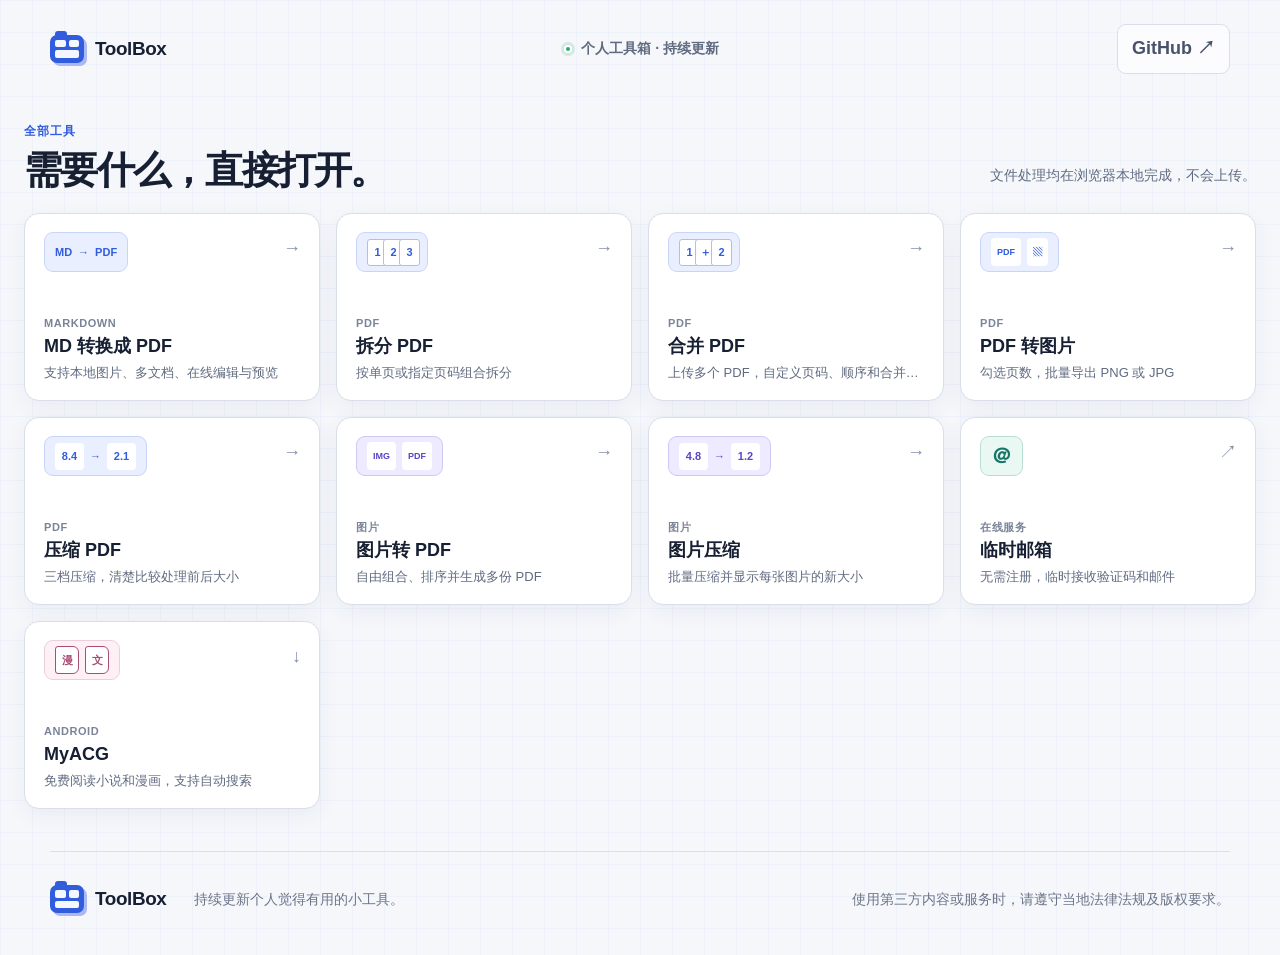
<file: index.html>
<!doctype html>
<html lang="zh-CN">
  <head>
    <meta charset="UTF-8">
    <meta name="viewport" content="width=device-width, initial-scale=1.0">
    <meta name="description" content="ToolBox：持续更新个人觉得有用的小工具，包含 MD、PDF、图片处理、临时邮箱和 MyACG。">
    <meta name="theme-color" content="#315cde">
    <title>ToolBox · 实用工具一览</title>
    <link rel="icon" href="assets/toolbox-mark.svg" type="image/svg+xml">
    <link rel="stylesheet" href="styles.css">
    <script src="script.js" defer></script>
  </head>
  <body>
    <a class="skip-link" href="#tools">跳到工具列表</a>

    <header class="site-header" id="top">
      <a class="brand" href="#top" aria-label="ToolBox 首页">
        <span class="brand-mark" aria-hidden="true"><span></span><span></span><span></span></span>
        <span>ToolBox</span>
      </a>
      <p class="header-note"><span class="status-dot"></span>个人工具箱 · 持续更新</p>
      <nav class="site-nav" aria-label="主要导航">
        <a class="nav-github" href="https://github.com/sjksndnfkwks/ToolBox" target="_blank" rel="noreferrer">GitHub <span aria-hidden="true">↗</span></a>
      </nav>
    </header>

    <main id="main">
      <section class="home-tools" id="tools" aria-labelledby="tools-title">
        <div class="home-heading reveal">
          <div>
            <p class="section-label">全部工具</p>
            <h1 id="tools-title">需要什么，直接打开。</h1>
          </div>
          <p>文件处理均在浏览器本地完成，不会上传。</p>
        </div>

        <div class="quick-tool-grid">
          <a class="quick-tool quick-tool-wide md-quick reveal" href="/md2pdf">
            <span class="quick-icon" aria-hidden="true"><b>MD</b><i>→</i><b>PDF</b></span>
            <span class="quick-copy"><span class="quick-type">Markdown</span><strong>MD 转换成 PDF</strong><small>支持本地图片、多文档、在线编辑与预览</small></span>
            <span class="quick-arrow" aria-hidden="true">→</span>
          </a>
          <a class="quick-tool pdf-quick reveal" href="/pdf-tools/?mode=split">
            <span class="quick-icon pages-icon" aria-hidden="true"><i>1</i><i>2</i><i>3</i></span>
            <span class="quick-copy"><span class="quick-type">PDF</span><strong>拆分 PDF</strong><small>按单页或指定页码组合拆分</small></span>
            <span class="quick-arrow" aria-hidden="true">→</span>
          </a>
          <a class="quick-tool pdf-quick reveal" href="/pdf-tools/?mode=merge">
            <span class="quick-icon pages-icon" aria-hidden="true"><i>1</i><i>＋</i><i>2</i></span>
            <span class="quick-copy"><span class="quick-type">PDF</span><strong>合并 PDF</strong><small>上传多个 PDF，自定义页码、顺序和合并后的文件名</small></span>
            <span class="quick-arrow" aria-hidden="true">→</span>
          </a>
          <a class="quick-tool pdf-quick reveal" href="/pdf-tools/?mode=image">
            <span class="quick-icon file-image-icon" aria-hidden="true"><b>PDF</b><i>▧</i></span>
            <span class="quick-copy"><span class="quick-type">PDF</span><strong>PDF 转图片</strong><small>勾选页数，批量导出 PNG 或 JPG</small></span>
            <span class="quick-arrow" aria-hidden="true">→</span>
          </a>
          <a class="quick-tool pdf-quick reveal" href="/pdf-tools/?mode=compress">
            <span class="quick-icon shrink-icon" aria-hidden="true"><i>8.4</i><b>→</b><i>2.1</i></span>
            <span class="quick-copy"><span class="quick-type">PDF</span><strong>压缩 PDF</strong><small>三档压缩，清楚比较处理前后大小</small></span>
            <span class="quick-arrow" aria-hidden="true">→</span>
          </a>
          <a class="quick-tool image-quick reveal" href="/image-tools/?mode=pdf">
            <span class="quick-icon file-image-icon" aria-hidden="true"><b>IMG</b><i>PDF</i></span>
            <span class="quick-copy"><span class="quick-type">图片</span><strong>图片转 PDF</strong><small>自由组合、排序并生成多份 PDF</small></span>
            <span class="quick-arrow" aria-hidden="true">→</span>
          </a>
          <a class="quick-tool image-quick reveal" href="/image-tools/?mode=compress">
            <span class="quick-icon shrink-icon" aria-hidden="true"><i>4.8</i><b>→</b><i>1.2</i></span>
            <span class="quick-copy"><span class="quick-type">图片</span><strong>图片压缩</strong><small>批量压缩并显示每张图片的新大小</small></span>
            <span class="quick-arrow" aria-hidden="true">→</span>
          </a>
          <a class="quick-tool mail-quick reveal" href="https://maildock-liard.vercel.app/" target="_blank" rel="noreferrer">
            <span class="quick-icon mail-icon" aria-hidden="true">＠</span>
            <span class="quick-copy"><span class="quick-type">在线服务</span><strong>临时邮箱</strong><small>无需注册，临时接收验证码和邮件</small></span>
            <span class="quick-arrow" aria-hidden="true">↗</span>
          </a>
          <a class="quick-tool acg-quick reveal" href="阅读小软件/MyACG.apk" download>
            <span class="quick-icon book-icon" aria-hidden="true"><i>漫</i><i>文</i></span>
            <span class="quick-copy"><span class="quick-type">Android</span><strong>MyACG</strong><small>免费阅读小说和漫画，支持自动搜索</small></span>
            <span class="quick-arrow" aria-hidden="true">↓</span>
          </a>
        </div>
      </section>
    </main>

    <footer class="site-footer">
      <a class="brand footer-brand" href="#top"><span class="brand-mark" aria-hidden="true"><span></span><span></span><span></span></span><span>ToolBox</span></a>
      <p>持续更新个人觉得有用的小工具。</p>
      <p class="footer-note">使用第三方内容或服务时，请遵守当地法律法规及版权要求。</p>
    </footer>
  </body>
</html>
</file>
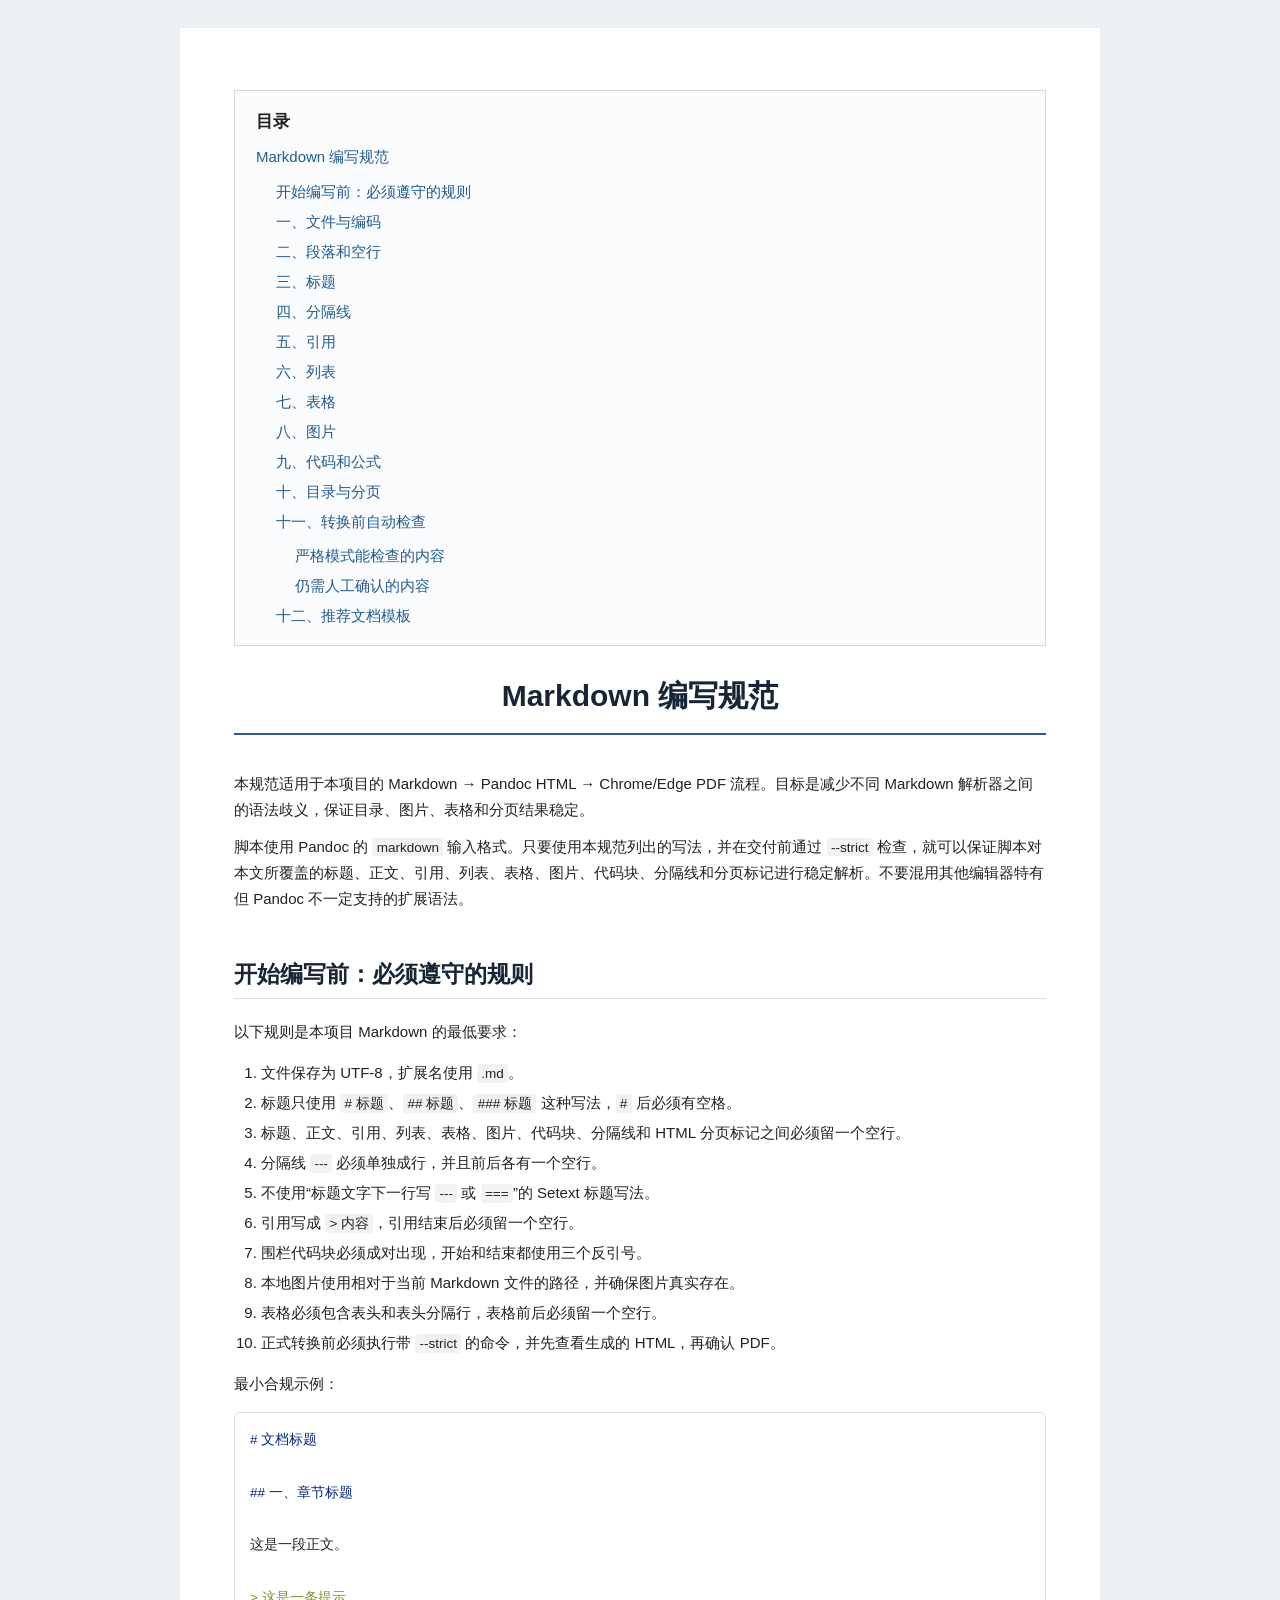
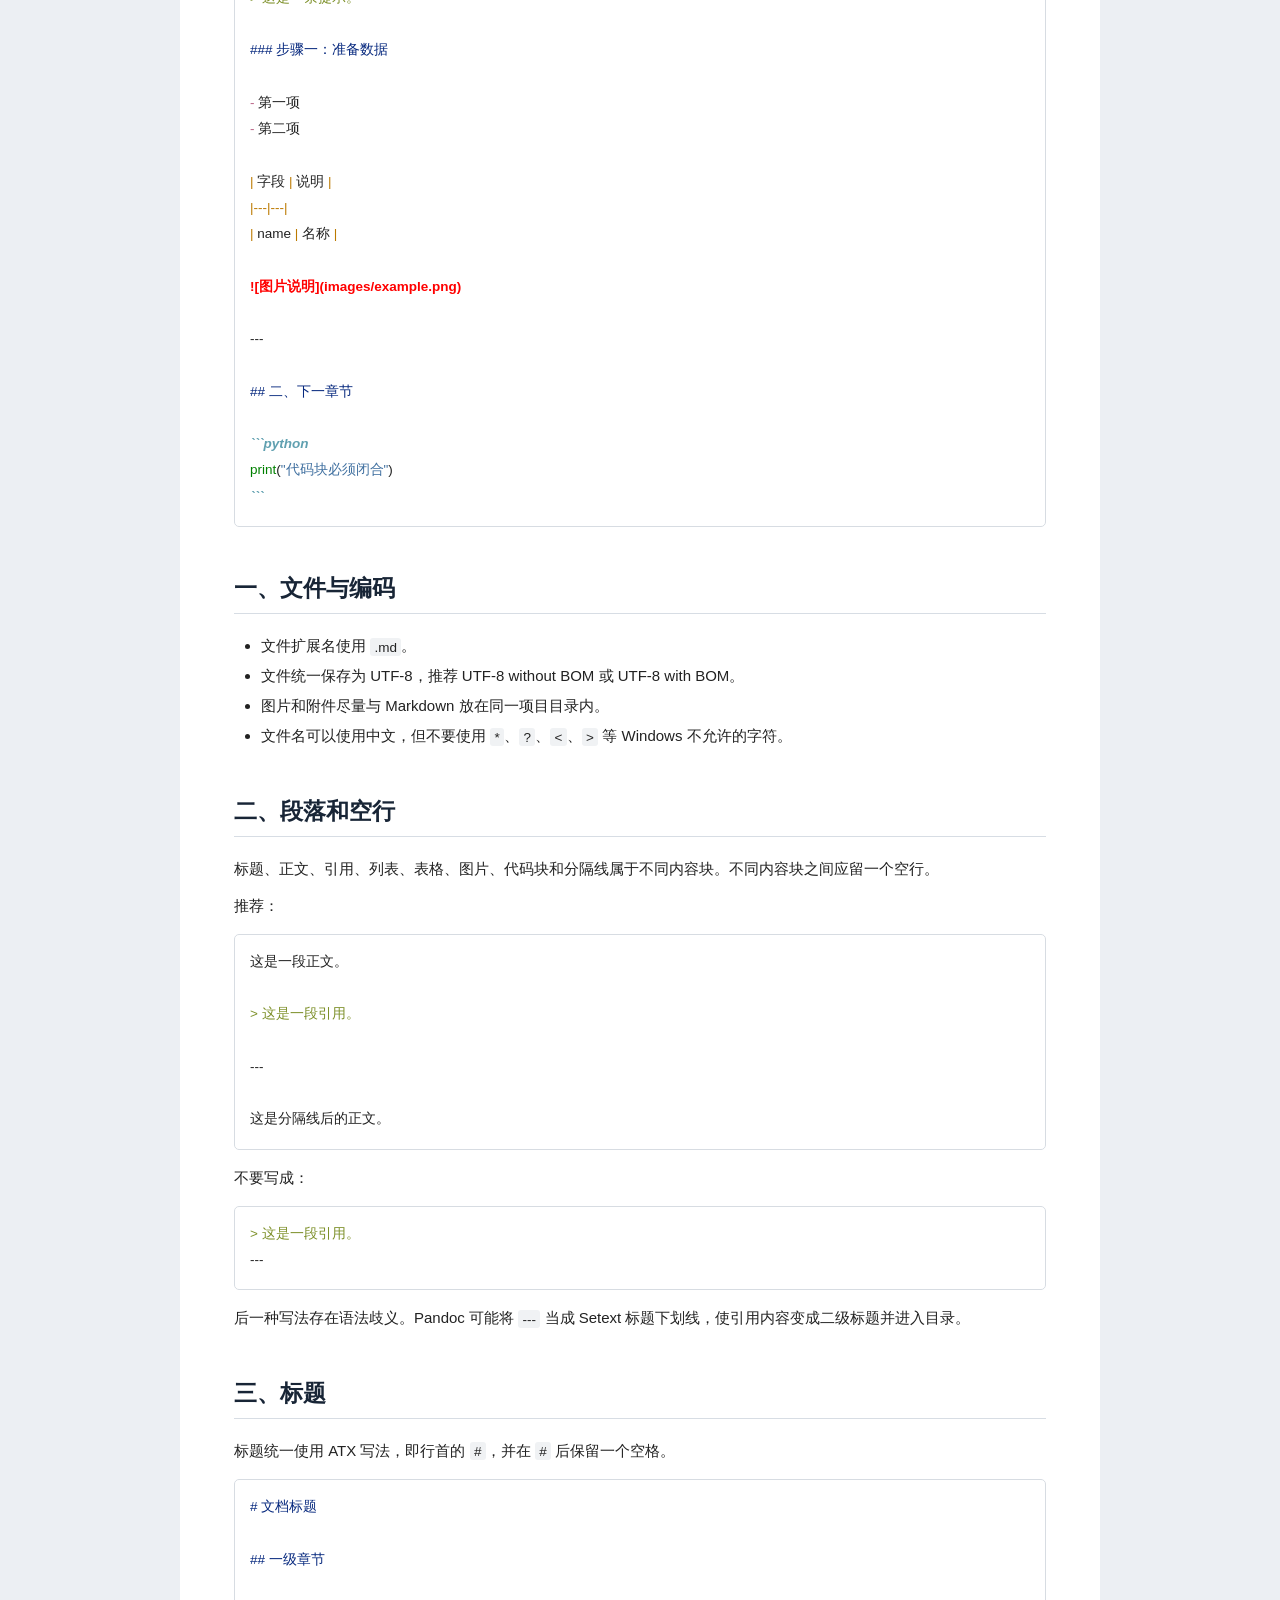
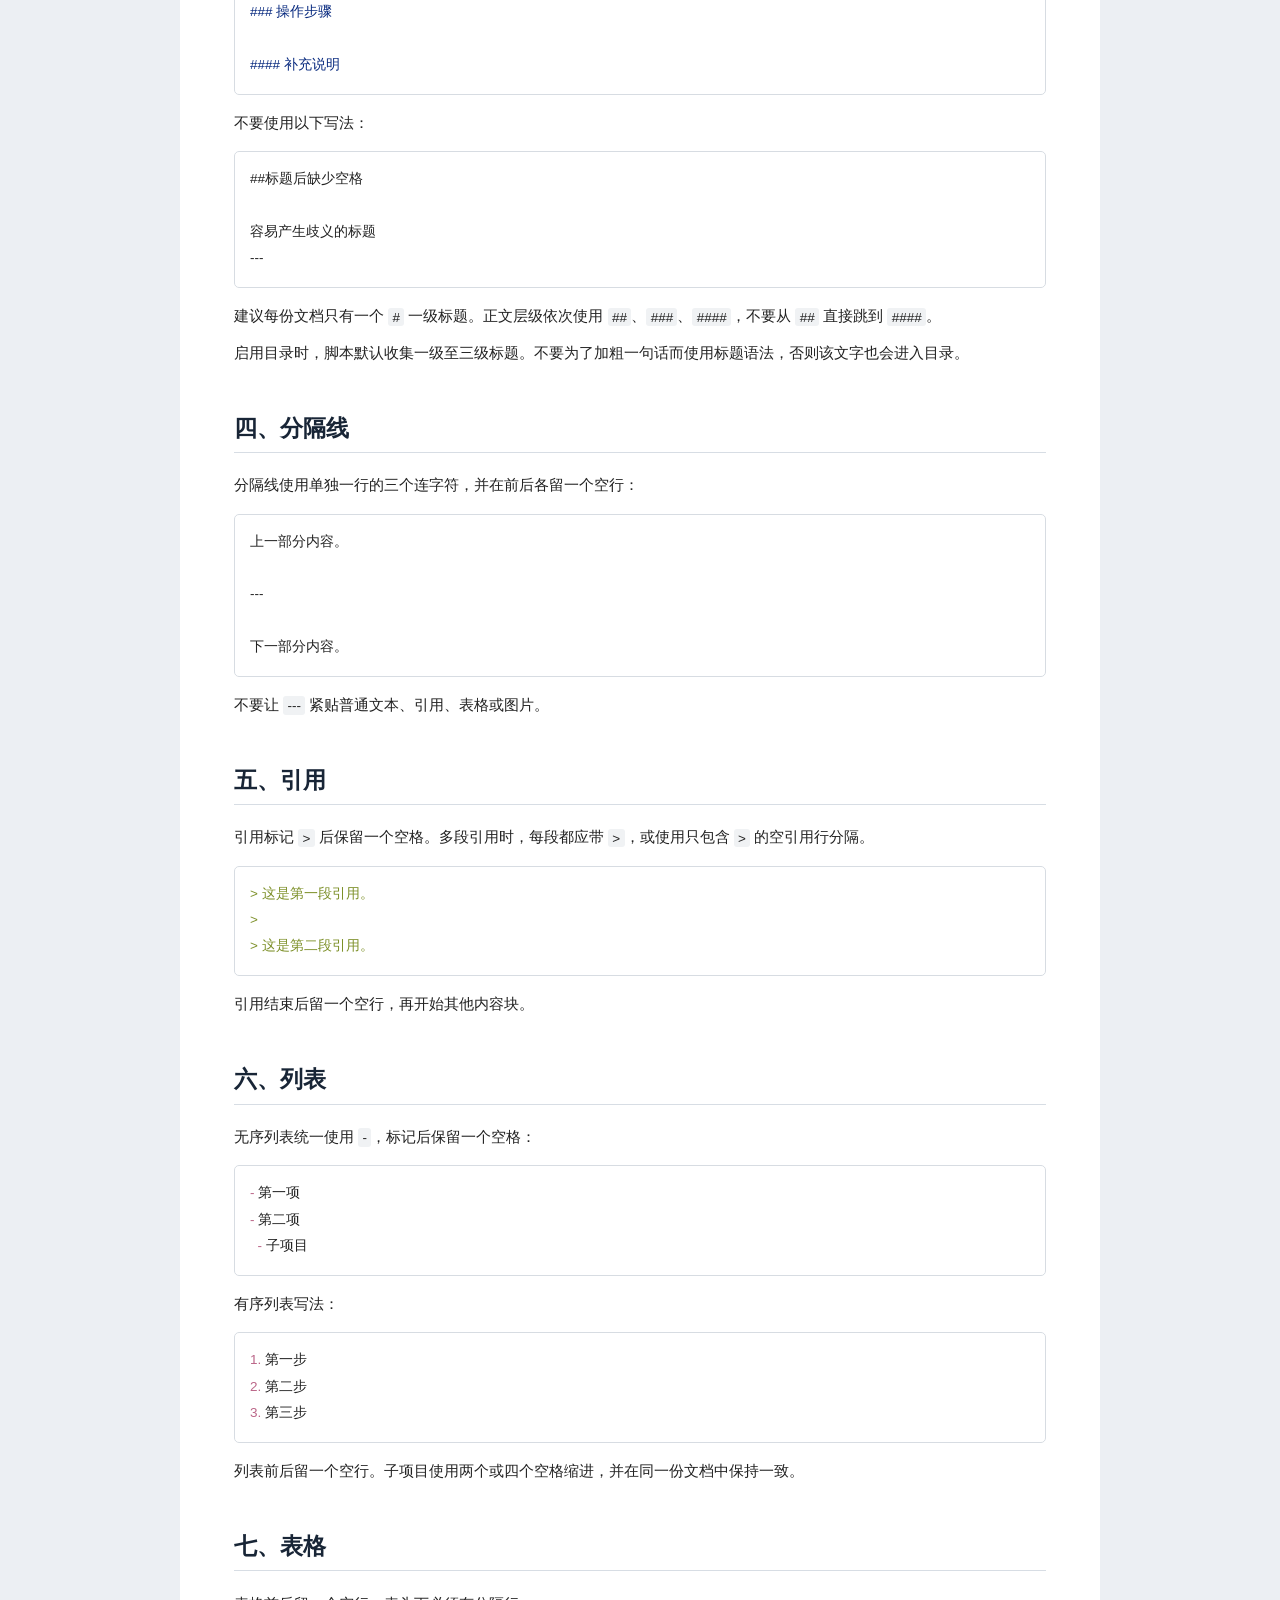
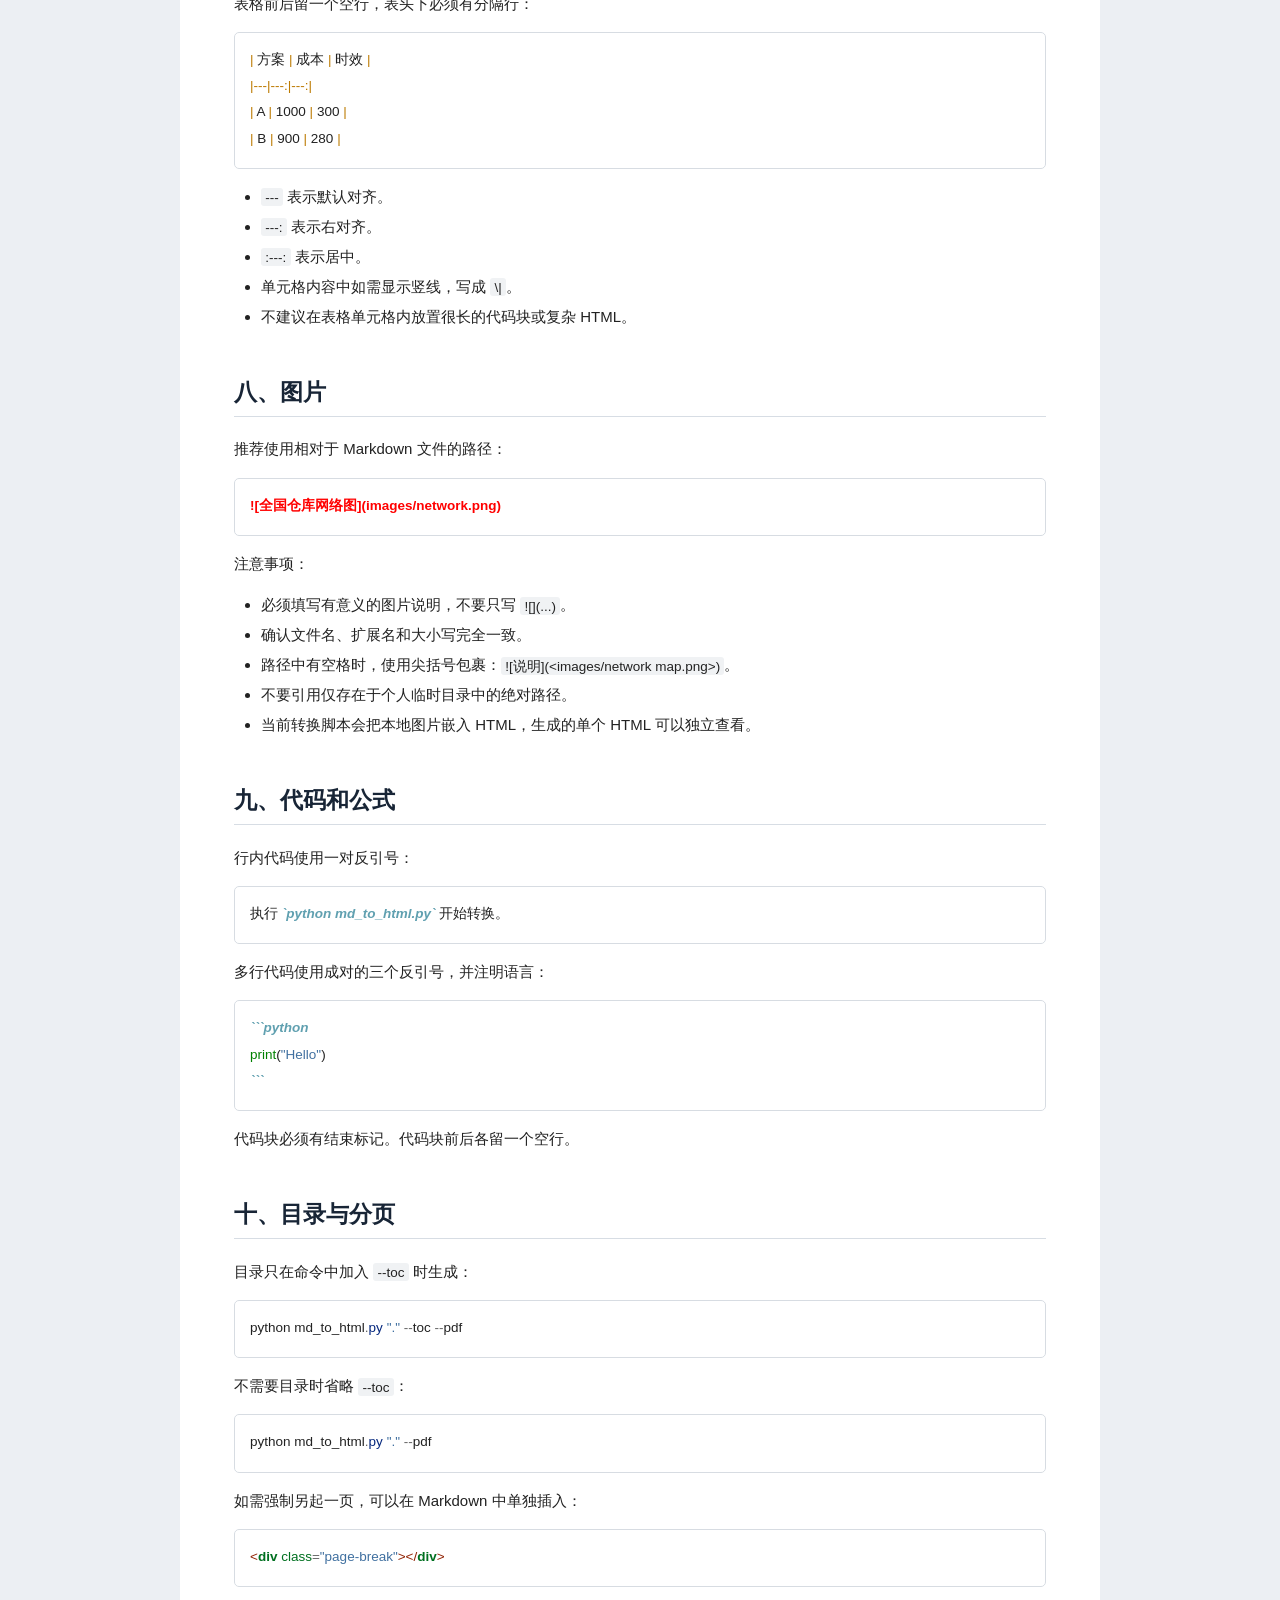
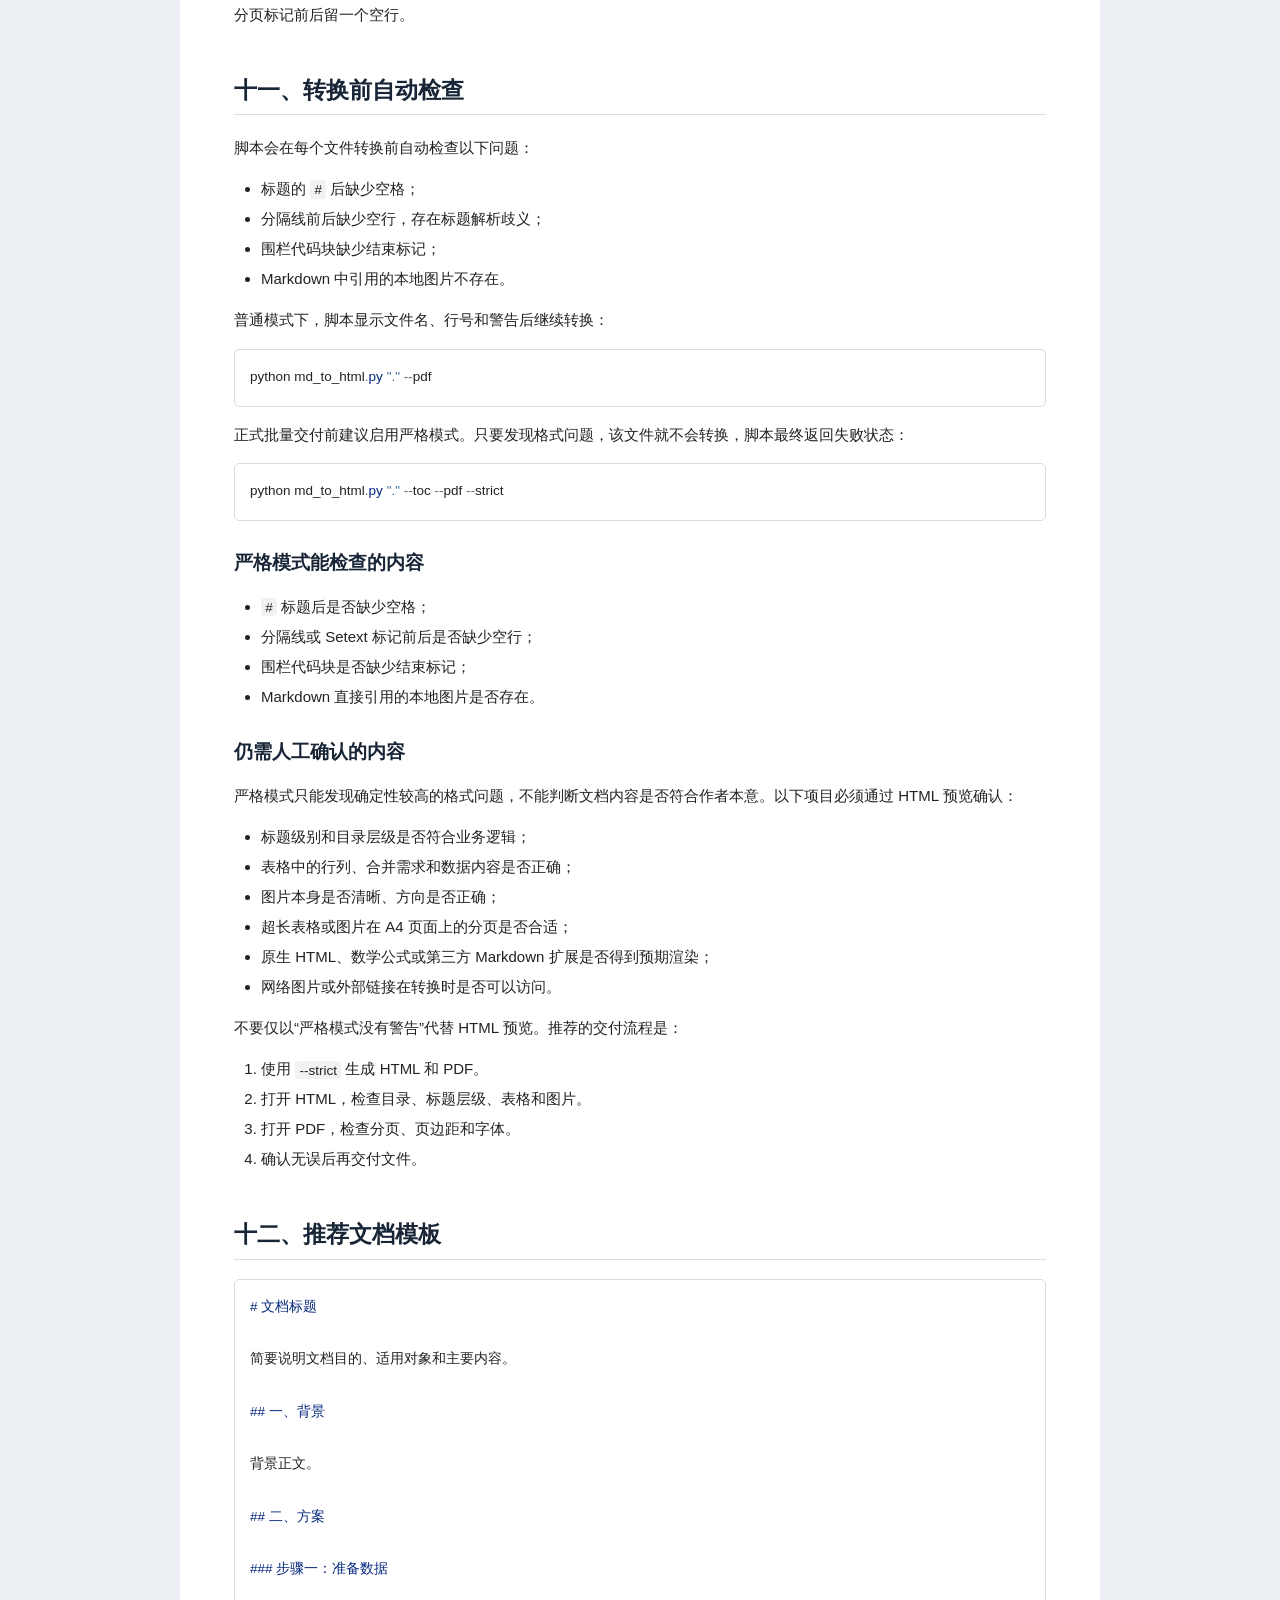
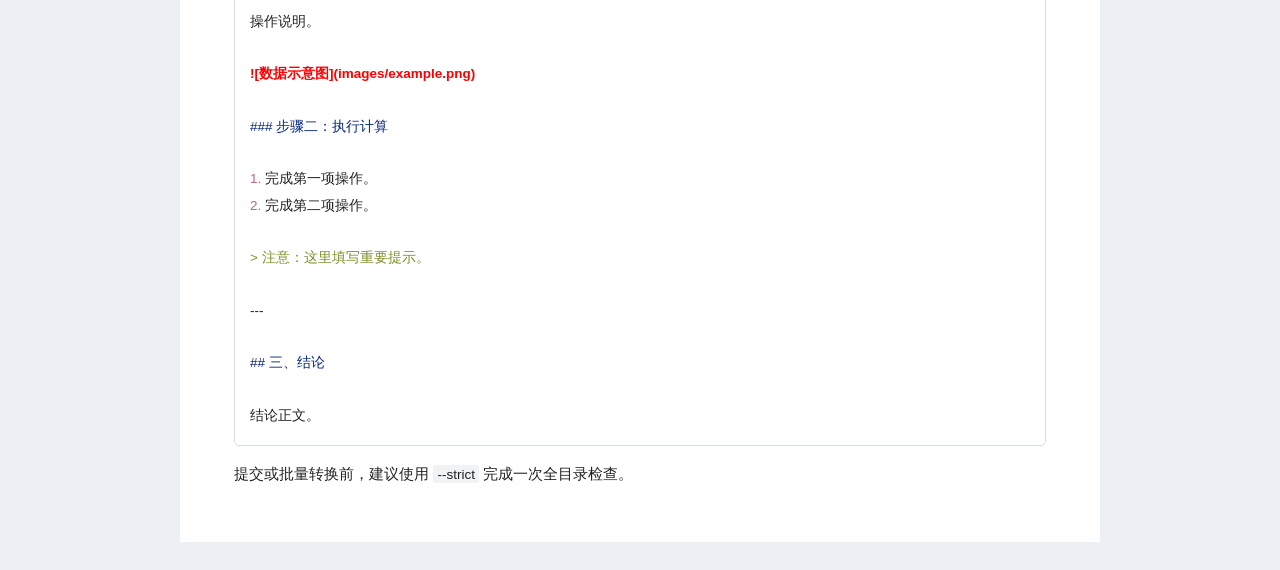
<file: md2pdf/Markdown编写规范.html>
<!DOCTYPE html>
<html xmlns="http://www.w3.org/1999/xhtml" lang="zh-CN" xml:lang="zh-CN">
<head>
  <meta charset="utf-8" />
  <meta name="generator" content="pandoc 3.10.1" />
  <meta name="viewport" content="width=device-width, initial-scale=1.0, user-scalable=yes" />
  <title>Markdown 编写规范</title>
  <style>

html {
color: #1a1a1a;
background-color: #fdfdfd;
}
body {
margin: 0 auto;
max-width: 36em;
padding-left: 50px;
padding-right: 50px;
padding-top: 50px;
padding-bottom: 50px;
hyphens: auto;
overflow-wrap: break-word;
text-rendering: optimizeLegibility;
font-kerning: normal;
}
@media (max-width: 600px) {
body {
font-size: 0.9em;
padding: 12px;
}
h1 {
font-size: 1.8em;
}
}
@media print {
html {
background-color: white;
}
body {
background-color: transparent;
color: black;
}
p, h2, h3 {
orphans: 3;
widows: 3;
}
h2, h3, h4 {
page-break-after: avoid;
}
}
p {
margin: 1em 0;
}
a {
color: #1a1a1a;
}
a:visited {
color: #1a1a1a;
}
img {
max-width: 100%;
}
svg {
height: auto;
max-width: 100%;
}
h1, h2, h3, h4, h5, h6 {
margin-top: 1.4em;
}
h5, h6 {
font-size: 1em;
font-style: italic;
}
h6 {
font-weight: normal;
}
ol, ul {
padding-left: 1.7em;
margin-top: 1em;
}
li > ol, li > ul {
margin-top: 0;
}
blockquote {
margin: 1em 0 1em 1.7em;
padding-left: 1em;
border-left: 2px solid #e6e6e6;
color: #606060;
}
code {
white-space: pre-wrap;
font-family: "Microsoft YaHei", sans-serif;
font-size: 85%;
margin: 0;
hyphens: manual;
}
pre {
margin: 1em 0;
overflow: auto;
}
pre code {
padding: 0;
overflow: visible;
overflow-wrap: normal;
}
.sourceCode {
background-color: transparent;
overflow: visible;
}
hr {
border: none;
border-top: 1px solid #1a1a1a;
height: 1px;
margin: 1em 0;
}
table {
margin: 1em 0;
border-collapse: collapse;
width: 100%;
overflow-x: auto;
display: block;
font-variant-numeric: lining-nums tabular-nums;
}
table caption {
margin-bottom: 0.75em;
}
tbody {
margin-top: 0.5em;
border-top: 1px solid #1a1a1a;
border-bottom: 1px solid #1a1a1a;
}
th {
border-top: 1px solid #1a1a1a;
padding: 0.25em 0.5em 0.25em 0.5em;
}
td {
padding: 0.125em 0.5em 0.25em 0.5em;
}
header {
margin-bottom: 4em;
text-align: center;
}
#TOC li {
list-style: none;
}
#TOC ul {
padding-left: 1.3em;
}
#TOC > ul {
padding-left: 0;
}
#TOC a:not(:hover) {
text-decoration: none;
}
span.smallcaps{font-variant: small-caps;}
div.columns{display: flex; gap: 1.5em;}
div.column{flex: auto;}
@media screen {
div.columns{gap: min(4vw, 1.5em);}
div.column{overflow-x: auto;}
}
div.hanging-indent{margin-left: 1.5em; text-indent: -1.5em;}

ul.task-list[class]{list-style: none;}
ul.task-list li input[type="checkbox"] {
font-size: inherit;
width: 0.8em;
margin: 0 0.8em 0.2em -1.6em;
vertical-align: middle;
}
.display.math{display: block; text-align: center; margin: 0.5rem auto;}

html { -webkit-text-size-adjust: 100%; }
pre > code.sourceCode { white-space: pre; position: relative; }
pre > code.sourceCode > span { display: inline-block; line-height: 1.25; }
pre > code.sourceCode > span:empty { height: 1.2em; }
.sourceCode { overflow: visible; }
code.sourceCode > span { color: inherit; text-decoration: inherit; }
div.sourceCode { margin: 1em 0; }
pre.sourceCode { margin: 0; }
@media screen {
div.sourceCode { overflow: auto; }
}
@media print {
pre > code.sourceCode { white-space: pre-wrap; }
pre > code.sourceCode > span { text-indent: -5em; padding-left: 5em; }
}
pre.numberSource code
{ counter-reset: source-line 0; }
pre.numberSource code > span
{ position: relative; left: -4em; counter-increment: source-line; }
pre.numberSource code > span > a:first-child::before
{ content: counter(source-line);
position: relative; left: -1em; text-align: right; vertical-align: baseline;
border: none; display: inline-block;
-webkit-touch-callout: none; -webkit-user-select: none;
-khtml-user-select: none; -moz-user-select: none;
-ms-user-select: none; user-select: none;
padding: 0 4px; width: 4em;
color: #aaaaaa;
}
pre.numberSource { margin-left: 3em; border-left: 1px solid #aaaaaa; padding-left: 4px; }
div.sourceCode
{ }
@media screen {
pre > code.sourceCode > span > a:first-child::before { text-decoration: underline; }
}
code span.al { color: #ff0000; font-weight: bold; } 
code span.an { color: #60a0b0; font-weight: bold; font-style: italic; } 
code span.at { color: #7d9029; } 
code span.bn { color: #40a070; } 
code span.bu { color: #008000; } 
code span.cf { color: #007020; font-weight: bold; } 
code span.ch { color: #4070a0; } 
code span.cn { color: #880000; } 
code span.co { color: #60a0b0; font-style: italic; } 
code span.cv { color: #60a0b0; font-weight: bold; font-style: italic; } 
code span.do { color: #ba2121; font-style: italic; } 
code span.dt { color: #902000; } 
code span.dv { color: #40a070; } 
code span.er { color: #ff0000; font-weight: bold; } 
code span.ex { } 
code span.fl { color: #40a070; } 
code span.fu { color: #06287e; } 
code span.im { color: #008000; font-weight: bold; } 
code span.in { color: #60a0b0; font-weight: bold; font-style: italic; } 
code span.kw { color: #007020; font-weight: bold; } 
code span.op { color: #666666; } 
code span.ot { color: #007020; } 
code span.pp { color: #bc7a00; } 
code span.sc { color: #4070a0; } 
code span.ss { color: #bb6688; } 
code span.st { color: #4070a0; } 
code span.va { color: #19177c; } 
code span.vs { color: #4070a0; } 
code span.wa { color: #60a0b0; font-weight: bold; font-style: italic; } 
</style>
  <style>
:root {
color-scheme: light;
--text: #222;
--muted: #666;
--border: #b8b8b8;
--shade: #f5f6f8;
--accent: #315a86;
}
* { box-sizing: border-box; }
html {
background: #eceff3;
-webkit-text-size-adjust: 100%;
}
body {
max-width: 920px;
margin: 28px auto;
padding: 44px 54px;
background: #fff;
color: var(--text);
font-family: "Microsoft YaHei", sans-serif;
font-size: 15px;
line-height: 1.75;
overflow-wrap: anywhere;
}
h1, h2, h3, h4 {
line-height: 1.35;
color: #182536;
break-after: avoid-page;
page-break-after: avoid;
}
h1 {
margin: 0 0 1.2em;
padding-bottom: .55em;
border-bottom: 2px solid var(--accent);
font-size: 2em;
text-align: center;
}
h2 {
margin-top: 2em;
padding-bottom: .35em;
border-bottom: 1px solid #d7dde4;
font-size: 1.55em;
}
h3 { margin-top: 1.55em; font-size: 1.24em; }
h4 { margin-top: 1.35em; font-size: 1.08em; }
p { margin: .7em 0; }
ul, ol { padding-left: 1.8em; }
li + li { margin-top: .25em; }
a { color: #245b8f; text-decoration: none; }
strong { color: #142338; }
hr { margin: 2em 0; border: 0; border-top: 1px solid #ccd2d9; }
img {
display: block;
max-width: 100%;
max-height: 220mm;
width: auto;
height: auto;
margin: 1.1em auto;
object-fit: contain;
break-inside: avoid-page;
page-break-inside: avoid;
}
figure { margin: 1.2em 0; text-align: center; }
figcaption { margin-top: .4em; color: var(--muted); font-size: .9em; }
table {
width: 100%;
margin: 1.2em 0;
border-collapse: collapse;
table-layout: auto;
font-size: .92em;
}
thead { display: table-header-group; }
tr {
break-inside: avoid-page;
page-break-inside: avoid;
}
th, td {
padding: .52em .62em;
border: 1px solid var(--border);
text-align: left;
vertical-align: top;
}
th { background: #edf1f5; font-weight: 700; }
tbody tr:nth-child(even) { background: #fafbfc; }
blockquote {
margin: 1em 0;
padding: .6em 1em;
border-left: 4px solid #8296aa;
background: var(--shade);
color: #303842;
}
blockquote > :first-child { margin-top: 0; }
blockquote > :last-child { margin-bottom: 0; }
code {
padding: .12em .32em;
border-radius: 3px;
background: #f0f2f4;
font-family: "Microsoft YaHei", sans-serif;
font-size: .9em;
}
pre {
padding: 1em;
border: 1px solid #d7dce2;
border-radius: 5px;
background: #f6f8fa;
white-space: pre-wrap;
word-break: break-word;
break-inside: avoid-page;
page-break-inside: avoid;
}
pre code { padding: 0; background: transparent; }
#TOC {
margin: 1.2em 0 2em;
padding: 1em 1.4em;
border: 1px solid #d7dde4;
background: #fafbfc;
}
#TOC::before { content: "目录"; font-weight: 700; font-size: 1.15em; }
#TOC ul { margin: .55em 0 0; }
.page-break {
break-before: page;
page-break-before: always;
}
@page {
size: A4;
margin: 17mm 15mm 18mm;
}
@media print {
html { background: #fff; }
body {
max-width: none;
margin: 0;
padding: 0;
font-size: 10.5pt;
print-color-adjust: exact;
-webkit-print-color-adjust: exact;
}
a { color: inherit; }
a[href^="http"]::after { content: none; }
p { orphans: 3; widows: 3; }
}
</style>
</head>
<body>
<nav id="TOC" role="doc-toc">
<ul>
<li><a href="#markdown-编写规范" id="toc-markdown-编写规范">Markdown
编写规范</a>
<ul>
<li><a href="#开始编写前必须遵守的规则" id="toc-开始编写前必须遵守的规则">开始编写前：必须遵守的规则</a></li>
<li><a href="#一文件与编码" id="toc-一文件与编码">一、文件与编码</a></li>
<li><a href="#二段落和空行" id="toc-二段落和空行">二、段落和空行</a></li>
<li><a href="#三标题" id="toc-三标题">三、标题</a></li>
<li><a href="#四分隔线" id="toc-四分隔线">四、分隔线</a></li>
<li><a href="#五引用" id="toc-五引用">五、引用</a></li>
<li><a href="#六列表" id="toc-六列表">六、列表</a></li>
<li><a href="#七表格" id="toc-七表格">七、表格</a></li>
<li><a href="#八图片" id="toc-八图片">八、图片</a></li>
<li><a href="#九代码和公式" id="toc-九代码和公式">九、代码和公式</a></li>
<li><a href="#十目录与分页" id="toc-十目录与分页">十、目录与分页</a></li>
<li><a href="#十一转换前自动检查" id="toc-十一转换前自动检查">十一、转换前自动检查</a>
<ul>
<li><a href="#严格模式能检查的内容" id="toc-严格模式能检查的内容">严格模式能检查的内容</a></li>
<li><a href="#仍需人工确认的内容" id="toc-仍需人工确认的内容">仍需人工确认的内容</a></li>
</ul></li>
<li><a href="#十二推荐文档模板" id="toc-十二推荐文档模板">十二、推荐文档模板</a></li>
</ul></li>
</ul>
</nav>
<h1 id="markdown-编写规范">Markdown 编写规范</h1>
<p>本规范适用于本项目的 Markdown → Pandoc HTML → Chrome/Edge PDF
流程。目标是减少不同 Markdown
解析器之间的语法歧义，保证目录、图片、表格和分页结果稳定。</p>
<p>脚本使用 Pandoc 的 <code>markdown</code>
输入格式。只要使用本规范列出的写法，并在交付前通过 <code>--strict</code>
检查，就可以保证脚本对本文所覆盖的标题、正文、引用、列表、表格、图片、代码块、分隔线和分页标记进行稳定解析。不要混用其他编辑器特有但
Pandoc 不一定支持的扩展语法。</p>
<h2 id="开始编写前必须遵守的规则">开始编写前：必须遵守的规则</h2>
<p>以下规则是本项目 Markdown 的最低要求：</p>
<ol type="1">
<li>文件保存为 UTF-8，扩展名使用 <code>.md</code>。</li>
<li>标题只使用
<code># 标题</code>、<code>## 标题</code>、<code>### 标题</code>
这种写法，<code>#</code> 后必须有空格。</li>
<li>标题、正文、引用、列表、表格、图片、代码块、分隔线和 HTML
分页标记之间必须留一个空行。</li>
<li>分隔线 <code>---</code> 必须单独成行，并且前后各有一个空行。</li>
<li>不使用“标题文字下一行写 <code>---</code> 或 <code>===</code>”的
Setext 标题写法。</li>
<li>引用写成 <code>&gt; 内容</code>，引用结束后必须留一个空行。</li>
<li>围栏代码块必须成对出现，开始和结束都使用三个反引号。</li>
<li>本地图片使用相对于当前 Markdown
文件的路径，并确保图片真实存在。</li>
<li>表格必须包含表头和表头分隔行，表格前后必须留一个空行。</li>
<li>正式转换前必须执行带 <code>--strict</code> 的命令，并先查看生成的
HTML，再确认 PDF。</li>
</ol>
<p>最小合规示例：</p>
<div class="sourceCode" id="cb1"><pre class="sourceCode markdown"><code class="sourceCode markdown"><span id="cb1-1"><a href="#cb1-1" aria-hidden="true" tabindex="-1"></a><span class="fu"># 文档标题</span></span>
<span id="cb1-2"><a href="#cb1-2" aria-hidden="true" tabindex="-1"></a></span>
<span id="cb1-3"><a href="#cb1-3" aria-hidden="true" tabindex="-1"></a><span class="fu">## 一、章节标题</span></span>
<span id="cb1-4"><a href="#cb1-4" aria-hidden="true" tabindex="-1"></a></span>
<span id="cb1-5"><a href="#cb1-5" aria-hidden="true" tabindex="-1"></a>这是一段正文。</span>
<span id="cb1-6"><a href="#cb1-6" aria-hidden="true" tabindex="-1"></a></span>
<span id="cb1-7"><a href="#cb1-7" aria-hidden="true" tabindex="-1"></a><span class="at">&gt; 这是一条提示。</span></span>
<span id="cb1-8"><a href="#cb1-8" aria-hidden="true" tabindex="-1"></a></span>
<span id="cb1-9"><a href="#cb1-9" aria-hidden="true" tabindex="-1"></a><span class="fu">### 步骤一：准备数据</span></span>
<span id="cb1-10"><a href="#cb1-10" aria-hidden="true" tabindex="-1"></a></span>
<span id="cb1-11"><a href="#cb1-11" aria-hidden="true" tabindex="-1"></a><span class="ss">- </span>第一项</span>
<span id="cb1-12"><a href="#cb1-12" aria-hidden="true" tabindex="-1"></a><span class="ss">- </span>第二项</span>
<span id="cb1-13"><a href="#cb1-13" aria-hidden="true" tabindex="-1"></a></span>
<span id="cb1-14"><a href="#cb1-14" aria-hidden="true" tabindex="-1"></a><span class="pp">|</span> 字段 <span class="pp">|</span> 说明 <span class="pp">|</span></span>
<span id="cb1-15"><a href="#cb1-15" aria-hidden="true" tabindex="-1"></a><span class="pp">|---|---|</span></span>
<span id="cb1-16"><a href="#cb1-16" aria-hidden="true" tabindex="-1"></a><span class="pp">|</span> name <span class="pp">|</span> 名称 <span class="pp">|</span></span>
<span id="cb1-17"><a href="#cb1-17" aria-hidden="true" tabindex="-1"></a></span>
<span id="cb1-18"><a href="#cb1-18" aria-hidden="true" tabindex="-1"></a><span class="al">![图片说明](images/example.png)</span></span>
<span id="cb1-19"><a href="#cb1-19" aria-hidden="true" tabindex="-1"></a></span>
<span id="cb1-20"><a href="#cb1-20" aria-hidden="true" tabindex="-1"></a>---</span>
<span id="cb1-21"><a href="#cb1-21" aria-hidden="true" tabindex="-1"></a></span>
<span id="cb1-22"><a href="#cb1-22" aria-hidden="true" tabindex="-1"></a><span class="fu">## 二、下一章节</span></span>
<span id="cb1-23"><a href="#cb1-23" aria-hidden="true" tabindex="-1"></a></span>
<span id="cb1-24"><a href="#cb1-24" aria-hidden="true" tabindex="-1"></a><span class="in">```python</span></span>
<span id="cb1-25"><a href="#cb1-25" aria-hidden="true" tabindex="-1"></a><span class="bu">print</span>(<span class="st">&quot;代码块必须闭合&quot;</span>)</span>
<span id="cb1-26"><a href="#cb1-26" aria-hidden="true" tabindex="-1"></a><span class="in">```</span></span></code></pre></div>
<h2 id="一文件与编码">一、文件与编码</h2>
<ul>
<li>文件扩展名使用 <code>.md</code>。</li>
<li>文件统一保存为 UTF-8，推荐 UTF-8 without BOM 或 UTF-8 with
BOM。</li>
<li>图片和附件尽量与 Markdown 放在同一项目目录内。</li>
<li>文件名可以使用中文，但不要使用
<code>*</code>、<code>?</code>、<code>&lt;</code>、<code>&gt;</code> 等
Windows 不允许的字符。</li>
</ul>
<h2 id="二段落和空行">二、段落和空行</h2>
<p>标题、正文、引用、列表、表格、图片、代码块和分隔线属于不同内容块。不同内容块之间应留一个空行。</p>
<p>推荐：</p>
<div class="sourceCode" id="cb2"><pre class="sourceCode markdown"><code class="sourceCode markdown"><span id="cb2-1"><a href="#cb2-1" aria-hidden="true" tabindex="-1"></a>这是一段正文。</span>
<span id="cb2-2"><a href="#cb2-2" aria-hidden="true" tabindex="-1"></a></span>
<span id="cb2-3"><a href="#cb2-3" aria-hidden="true" tabindex="-1"></a><span class="at">&gt; 这是一段引用。</span></span>
<span id="cb2-4"><a href="#cb2-4" aria-hidden="true" tabindex="-1"></a></span>
<span id="cb2-5"><a href="#cb2-5" aria-hidden="true" tabindex="-1"></a>---</span>
<span id="cb2-6"><a href="#cb2-6" aria-hidden="true" tabindex="-1"></a></span>
<span id="cb2-7"><a href="#cb2-7" aria-hidden="true" tabindex="-1"></a>这是分隔线后的正文。</span></code></pre></div>
<p>不要写成：</p>
<div class="sourceCode" id="cb3"><pre class="sourceCode markdown"><code class="sourceCode markdown"><span id="cb3-1"><a href="#cb3-1" aria-hidden="true" tabindex="-1"></a><span class="at">&gt; 这是一段引用。</span></span>
<span id="cb3-2"><a href="#cb3-2" aria-hidden="true" tabindex="-1"></a>---</span></code></pre></div>
<p>后一种写法存在语法歧义。Pandoc 可能将 <code>---</code> 当成 Setext
标题下划线，使引用内容变成二级标题并进入目录。</p>
<h2 id="三标题">三、标题</h2>
<p>标题统一使用 ATX 写法，即行首的 <code>#</code>，并在 <code>#</code>
后保留一个空格。</p>
<div class="sourceCode" id="cb4"><pre class="sourceCode markdown"><code class="sourceCode markdown"><span id="cb4-1"><a href="#cb4-1" aria-hidden="true" tabindex="-1"></a><span class="fu"># 文档标题</span></span>
<span id="cb4-2"><a href="#cb4-2" aria-hidden="true" tabindex="-1"></a></span>
<span id="cb4-3"><a href="#cb4-3" aria-hidden="true" tabindex="-1"></a><span class="fu">## 一级章节</span></span>
<span id="cb4-4"><a href="#cb4-4" aria-hidden="true" tabindex="-1"></a></span>
<span id="cb4-5"><a href="#cb4-5" aria-hidden="true" tabindex="-1"></a><span class="fu">### 操作步骤</span></span>
<span id="cb4-6"><a href="#cb4-6" aria-hidden="true" tabindex="-1"></a></span>
<span id="cb4-7"><a href="#cb4-7" aria-hidden="true" tabindex="-1"></a><span class="fu">#### 补充说明</span></span></code></pre></div>
<p>不要使用以下写法：</p>
<div class="sourceCode" id="cb5"><pre class="sourceCode markdown"><code class="sourceCode markdown"><span id="cb5-1"><a href="#cb5-1" aria-hidden="true" tabindex="-1"></a>##标题后缺少空格</span>
<span id="cb5-2"><a href="#cb5-2" aria-hidden="true" tabindex="-1"></a></span>
<span id="cb5-3"><a href="#cb5-3" aria-hidden="true" tabindex="-1"></a>容易产生歧义的标题</span>
<span id="cb5-4"><a href="#cb5-4" aria-hidden="true" tabindex="-1"></a>---</span></code></pre></div>
<p>建议每份文档只有一个 <code>#</code> 一级标题。正文层级依次使用
<code>##</code>、<code>###</code>、<code>####</code>，不要从
<code>##</code> 直接跳到 <code>####</code>。</p>
<p>启用目录时，脚本默认收集一级至三级标题。不要为了加粗一句话而使用标题语法，否则该文字也会进入目录。</p>
<h2 id="四分隔线">四、分隔线</h2>
<p>分隔线使用单独一行的三个连字符，并在前后各留一个空行：</p>
<div class="sourceCode" id="cb6"><pre class="sourceCode markdown"><code class="sourceCode markdown"><span id="cb6-1"><a href="#cb6-1" aria-hidden="true" tabindex="-1"></a>上一部分内容。</span>
<span id="cb6-2"><a href="#cb6-2" aria-hidden="true" tabindex="-1"></a></span>
<span id="cb6-3"><a href="#cb6-3" aria-hidden="true" tabindex="-1"></a>---</span>
<span id="cb6-4"><a href="#cb6-4" aria-hidden="true" tabindex="-1"></a></span>
<span id="cb6-5"><a href="#cb6-5" aria-hidden="true" tabindex="-1"></a>下一部分内容。</span></code></pre></div>
<p>不要让 <code>---</code> 紧贴普通文本、引用、表格或图片。</p>
<h2 id="五引用">五、引用</h2>
<p>引用标记 <code>&gt;</code> 后保留一个空格。多段引用时，每段都应带
<code>&gt;</code>，或使用只包含 <code>&gt;</code> 的空引用行分隔。</p>
<div class="sourceCode" id="cb7"><pre class="sourceCode markdown"><code class="sourceCode markdown"><span id="cb7-1"><a href="#cb7-1" aria-hidden="true" tabindex="-1"></a><span class="at">&gt; 这是第一段引用。</span></span>
<span id="cb7-2"><a href="#cb7-2" aria-hidden="true" tabindex="-1"></a><span class="at">&gt;</span></span>
<span id="cb7-3"><a href="#cb7-3" aria-hidden="true" tabindex="-1"></a><span class="at">&gt; 这是第二段引用。</span></span></code></pre></div>
<p>引用结束后留一个空行，再开始其他内容块。</p>
<h2 id="六列表">六、列表</h2>
<p>无序列表统一使用 <code>-</code>，标记后保留一个空格：</p>
<div class="sourceCode" id="cb8"><pre class="sourceCode markdown"><code class="sourceCode markdown"><span id="cb8-1"><a href="#cb8-1" aria-hidden="true" tabindex="-1"></a><span class="ss">- </span>第一项</span>
<span id="cb8-2"><a href="#cb8-2" aria-hidden="true" tabindex="-1"></a><span class="ss">- </span>第二项</span>
<span id="cb8-3"><a href="#cb8-3" aria-hidden="true" tabindex="-1"></a><span class="ss">  - </span>子项目</span></code></pre></div>
<p>有序列表写法：</p>
<div class="sourceCode" id="cb9"><pre class="sourceCode markdown"><code class="sourceCode markdown"><span id="cb9-1"><a href="#cb9-1" aria-hidden="true" tabindex="-1"></a><span class="ss">1. </span>第一步</span>
<span id="cb9-2"><a href="#cb9-2" aria-hidden="true" tabindex="-1"></a><span class="ss">2. </span>第二步</span>
<span id="cb9-3"><a href="#cb9-3" aria-hidden="true" tabindex="-1"></a><span class="ss">3. </span>第三步</span></code></pre></div>
<p>列表前后留一个空行。子项目使用两个或四个空格缩进，并在同一份文档中保持一致。</p>
<h2 id="七表格">七、表格</h2>
<p>表格前后留一个空行，表头下必须有分隔行：</p>
<div class="sourceCode" id="cb10"><pre class="sourceCode markdown"><code class="sourceCode markdown"><span id="cb10-1"><a href="#cb10-1" aria-hidden="true" tabindex="-1"></a><span class="pp">|</span> 方案 <span class="pp">|</span> 成本 <span class="pp">|</span> 时效 <span class="pp">|</span></span>
<span id="cb10-2"><a href="#cb10-2" aria-hidden="true" tabindex="-1"></a><span class="pp">|---|---:|---:|</span></span>
<span id="cb10-3"><a href="#cb10-3" aria-hidden="true" tabindex="-1"></a><span class="pp">|</span> A <span class="pp">|</span> 1000 <span class="pp">|</span> 300 <span class="pp">|</span></span>
<span id="cb10-4"><a href="#cb10-4" aria-hidden="true" tabindex="-1"></a><span class="pp">|</span> B <span class="pp">|</span> 900 <span class="pp">|</span> 280 <span class="pp">|</span></span></code></pre></div>
<ul>
<li><code>---</code> 表示默认对齐。</li>
<li><code>---:</code> 表示右对齐。</li>
<li><code>:---:</code> 表示居中。</li>
<li>单元格内容中如需显示竖线，写成 <code>\|</code>。</li>
<li>不建议在表格单元格内放置很长的代码块或复杂 HTML。</li>
</ul>
<h2 id="八图片">八、图片</h2>
<p>推荐使用相对于 Markdown 文件的路径：</p>
<div class="sourceCode" id="cb11"><pre class="sourceCode markdown"><code class="sourceCode markdown"><span id="cb11-1"><a href="#cb11-1" aria-hidden="true" tabindex="-1"></a><span class="al">![全国仓库网络图](images/network.png)</span></span></code></pre></div>
<p>注意事项：</p>
<ul>
<li>必须填写有意义的图片说明，不要只写 <code>![](...)</code>。</li>
<li>确认文件名、扩展名和大小写完全一致。</li>
<li>路径中有空格时，使用尖括号包裹：<code>![说明](&lt;images/network map.png&gt;)</code>。</li>
<li>不要引用仅存在于个人临时目录中的绝对路径。</li>
<li>当前转换脚本会把本地图片嵌入 HTML，生成的单个 HTML
可以独立查看。</li>
</ul>
<h2 id="九代码和公式">九、代码和公式</h2>
<p>行内代码使用一对反引号：</p>
<div class="sourceCode" id="cb12"><pre class="sourceCode markdown"><code class="sourceCode markdown"><span id="cb12-1"><a href="#cb12-1" aria-hidden="true" tabindex="-1"></a>执行 <span class="in">`python md_to_html.py`</span> 开始转换。</span></code></pre></div>
<p>多行代码使用成对的三个反引号，并注明语言：</p>
<div class="sourceCode" id="cb13"><pre class="sourceCode markdown"><code class="sourceCode markdown"><span id="cb13-1"><a href="#cb13-1" aria-hidden="true" tabindex="-1"></a><span class="in">```python</span></span>
<span id="cb13-2"><a href="#cb13-2" aria-hidden="true" tabindex="-1"></a><span class="bu">print</span>(<span class="st">&quot;Hello&quot;</span>)</span>
<span id="cb13-3"><a href="#cb13-3" aria-hidden="true" tabindex="-1"></a><span class="in">```</span></span></code></pre></div>
<p>代码块必须有结束标记。代码块前后各留一个空行。</p>
<h2 id="十目录与分页">十、目录与分页</h2>
<p>目录只在命令中加入 <code>--toc</code> 时生成：</p>
<div class="sourceCode" id="cb14"><pre class="sourceCode powershell"><code class="sourceCode powershell"><span id="cb14-1"><a href="#cb14-1" aria-hidden="true" tabindex="-1"></a>python md_to_html<span class="op">.</span><span class="fu">py</span> <span class="st">&quot;.&quot;</span> <span class="op">--</span>toc <span class="op">--</span>pdf</span></code></pre></div>
<p>不需要目录时省略 <code>--toc</code>：</p>
<div class="sourceCode" id="cb15"><pre class="sourceCode powershell"><code class="sourceCode powershell"><span id="cb15-1"><a href="#cb15-1" aria-hidden="true" tabindex="-1"></a>python md_to_html<span class="op">.</span><span class="fu">py</span> <span class="st">&quot;.&quot;</span> <span class="op">--</span>pdf</span></code></pre></div>
<p>如需强制另起一页，可以在 Markdown 中单独插入：</p>
<div class="sourceCode" id="cb16"><pre class="sourceCode html"><code class="sourceCode html"><span id="cb16-1"><a href="#cb16-1" aria-hidden="true" tabindex="-1"></a><span class="dt">&lt;</span><span class="kw">div</span><span class="ot"> class</span><span class="op">=</span><span class="st">&quot;page-break&quot;</span><span class="dt">&gt;&lt;/</span><span class="kw">div</span><span class="dt">&gt;</span></span></code></pre></div>
<p>分页标记前后留一个空行。</p>
<h2 id="十一转换前自动检查">十一、转换前自动检查</h2>
<p>脚本会在每个文件转换前自动检查以下问题：</p>
<ul>
<li>标题的 <code>#</code> 后缺少空格；</li>
<li>分隔线前后缺少空行，存在标题解析歧义；</li>
<li>围栏代码块缺少结束标记；</li>
<li>Markdown 中引用的本地图片不存在。</li>
</ul>
<p>普通模式下，脚本显示文件名、行号和警告后继续转换：</p>
<div class="sourceCode" id="cb17"><pre class="sourceCode powershell"><code class="sourceCode powershell"><span id="cb17-1"><a href="#cb17-1" aria-hidden="true" tabindex="-1"></a>python md_to_html<span class="op">.</span><span class="fu">py</span> <span class="st">&quot;.&quot;</span> <span class="op">--</span>pdf</span></code></pre></div>
<p>正式批量交付前建议启用严格模式。只要发现格式问题，该文件就不会转换，脚本最终返回失败状态：</p>
<div class="sourceCode" id="cb18"><pre class="sourceCode powershell"><code class="sourceCode powershell"><span id="cb18-1"><a href="#cb18-1" aria-hidden="true" tabindex="-1"></a>python md_to_html<span class="op">.</span><span class="fu">py</span> <span class="st">&quot;.&quot;</span> <span class="op">--</span>toc <span class="op">--</span>pdf <span class="op">--</span>strict</span></code></pre></div>
<h3 id="严格模式能检查的内容">严格模式能检查的内容</h3>
<ul>
<li><code>#</code> 标题后是否缺少空格；</li>
<li>分隔线或 Setext 标记前后是否缺少空行；</li>
<li>围栏代码块是否缺少结束标记；</li>
<li>Markdown 直接引用的本地图片是否存在。</li>
</ul>
<h3 id="仍需人工确认的内容">仍需人工确认的内容</h3>
<p>严格模式只能发现确定性较高的格式问题，不能判断文档内容是否符合作者本意。以下项目必须通过
HTML 预览确认：</p>
<ul>
<li>标题级别和目录层级是否符合业务逻辑；</li>
<li>表格中的行列、合并需求和数据内容是否正确；</li>
<li>图片本身是否清晰、方向是否正确；</li>
<li>超长表格或图片在 A4 页面上的分页是否合适；</li>
<li>原生 HTML、数学公式或第三方 Markdown 扩展是否得到预期渲染；</li>
<li>网络图片或外部链接在转换时是否可以访问。</li>
</ul>
<p>不要仅以“严格模式没有警告”代替 HTML 预览。推荐的交付流程是：</p>
<ol type="1">
<li>使用 <code>--strict</code> 生成 HTML 和 PDF。</li>
<li>打开 HTML，检查目录、标题层级、表格和图片。</li>
<li>打开 PDF，检查分页、页边距和字体。</li>
<li>确认无误后再交付文件。</li>
</ol>
<h2 id="十二推荐文档模板">十二、推荐文档模板</h2>
<div class="sourceCode" id="cb19"><pre class="sourceCode markdown"><code class="sourceCode markdown"><span id="cb19-1"><a href="#cb19-1" aria-hidden="true" tabindex="-1"></a><span class="fu"># 文档标题</span></span>
<span id="cb19-2"><a href="#cb19-2" aria-hidden="true" tabindex="-1"></a></span>
<span id="cb19-3"><a href="#cb19-3" aria-hidden="true" tabindex="-1"></a>简要说明文档目的、适用对象和主要内容。</span>
<span id="cb19-4"><a href="#cb19-4" aria-hidden="true" tabindex="-1"></a></span>
<span id="cb19-5"><a href="#cb19-5" aria-hidden="true" tabindex="-1"></a><span class="fu">## 一、背景</span></span>
<span id="cb19-6"><a href="#cb19-6" aria-hidden="true" tabindex="-1"></a></span>
<span id="cb19-7"><a href="#cb19-7" aria-hidden="true" tabindex="-1"></a>背景正文。</span>
<span id="cb19-8"><a href="#cb19-8" aria-hidden="true" tabindex="-1"></a></span>
<span id="cb19-9"><a href="#cb19-9" aria-hidden="true" tabindex="-1"></a><span class="fu">## 二、方案</span></span>
<span id="cb19-10"><a href="#cb19-10" aria-hidden="true" tabindex="-1"></a></span>
<span id="cb19-11"><a href="#cb19-11" aria-hidden="true" tabindex="-1"></a><span class="fu">### 步骤一：准备数据</span></span>
<span id="cb19-12"><a href="#cb19-12" aria-hidden="true" tabindex="-1"></a></span>
<span id="cb19-13"><a href="#cb19-13" aria-hidden="true" tabindex="-1"></a>操作说明。</span>
<span id="cb19-14"><a href="#cb19-14" aria-hidden="true" tabindex="-1"></a></span>
<span id="cb19-15"><a href="#cb19-15" aria-hidden="true" tabindex="-1"></a><span class="al">![数据示意图](images/example.png)</span></span>
<span id="cb19-16"><a href="#cb19-16" aria-hidden="true" tabindex="-1"></a></span>
<span id="cb19-17"><a href="#cb19-17" aria-hidden="true" tabindex="-1"></a><span class="fu">### 步骤二：执行计算</span></span>
<span id="cb19-18"><a href="#cb19-18" aria-hidden="true" tabindex="-1"></a></span>
<span id="cb19-19"><a href="#cb19-19" aria-hidden="true" tabindex="-1"></a><span class="ss">1. </span>完成第一项操作。</span>
<span id="cb19-20"><a href="#cb19-20" aria-hidden="true" tabindex="-1"></a><span class="ss">2. </span>完成第二项操作。</span>
<span id="cb19-21"><a href="#cb19-21" aria-hidden="true" tabindex="-1"></a></span>
<span id="cb19-22"><a href="#cb19-22" aria-hidden="true" tabindex="-1"></a><span class="at">&gt; 注意：这里填写重要提示。</span></span>
<span id="cb19-23"><a href="#cb19-23" aria-hidden="true" tabindex="-1"></a></span>
<span id="cb19-24"><a href="#cb19-24" aria-hidden="true" tabindex="-1"></a>---</span>
<span id="cb19-25"><a href="#cb19-25" aria-hidden="true" tabindex="-1"></a></span>
<span id="cb19-26"><a href="#cb19-26" aria-hidden="true" tabindex="-1"></a><span class="fu">## 三、结论</span></span>
<span id="cb19-27"><a href="#cb19-27" aria-hidden="true" tabindex="-1"></a></span>
<span id="cb19-28"><a href="#cb19-28" aria-hidden="true" tabindex="-1"></a>结论正文。</span></code></pre></div>
<p>提交或批量转换前，建议使用 <code>--strict</code>
完成一次全目录检查。</p>
</body>
</html>
</file>
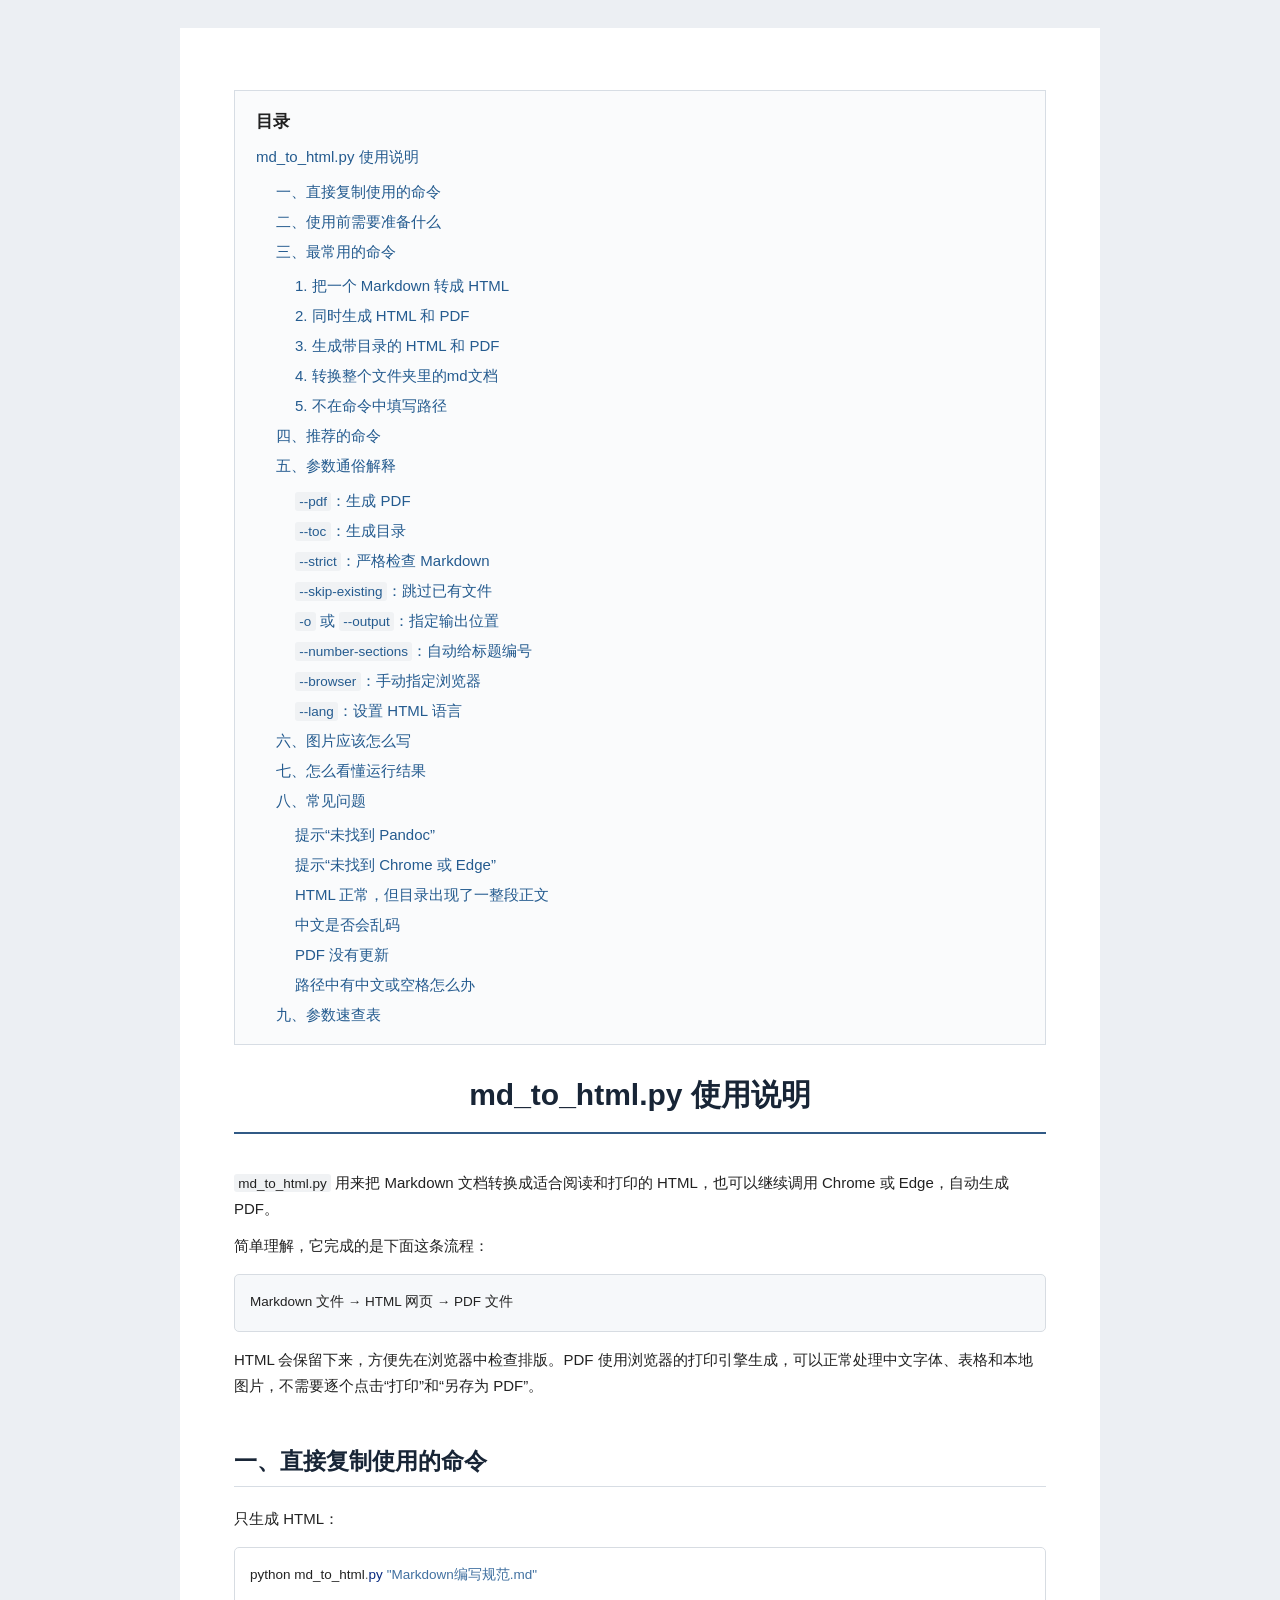
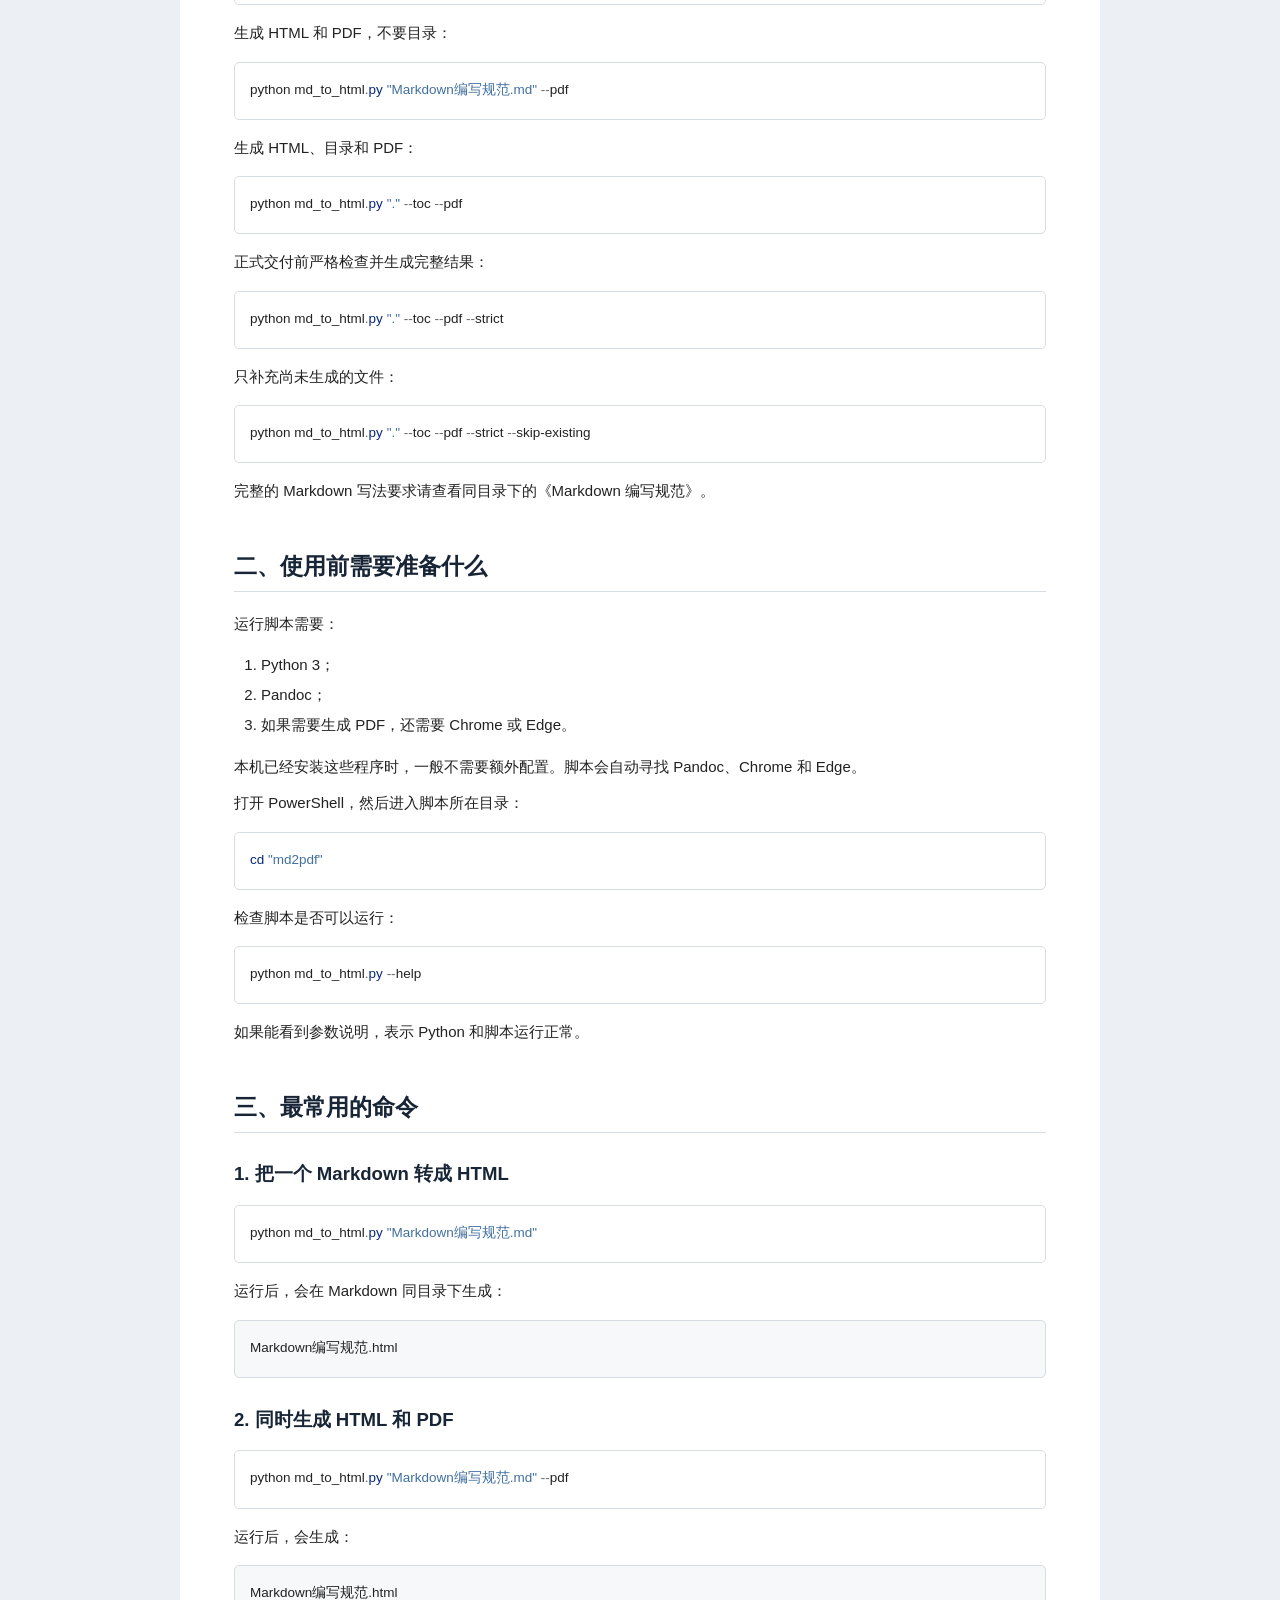
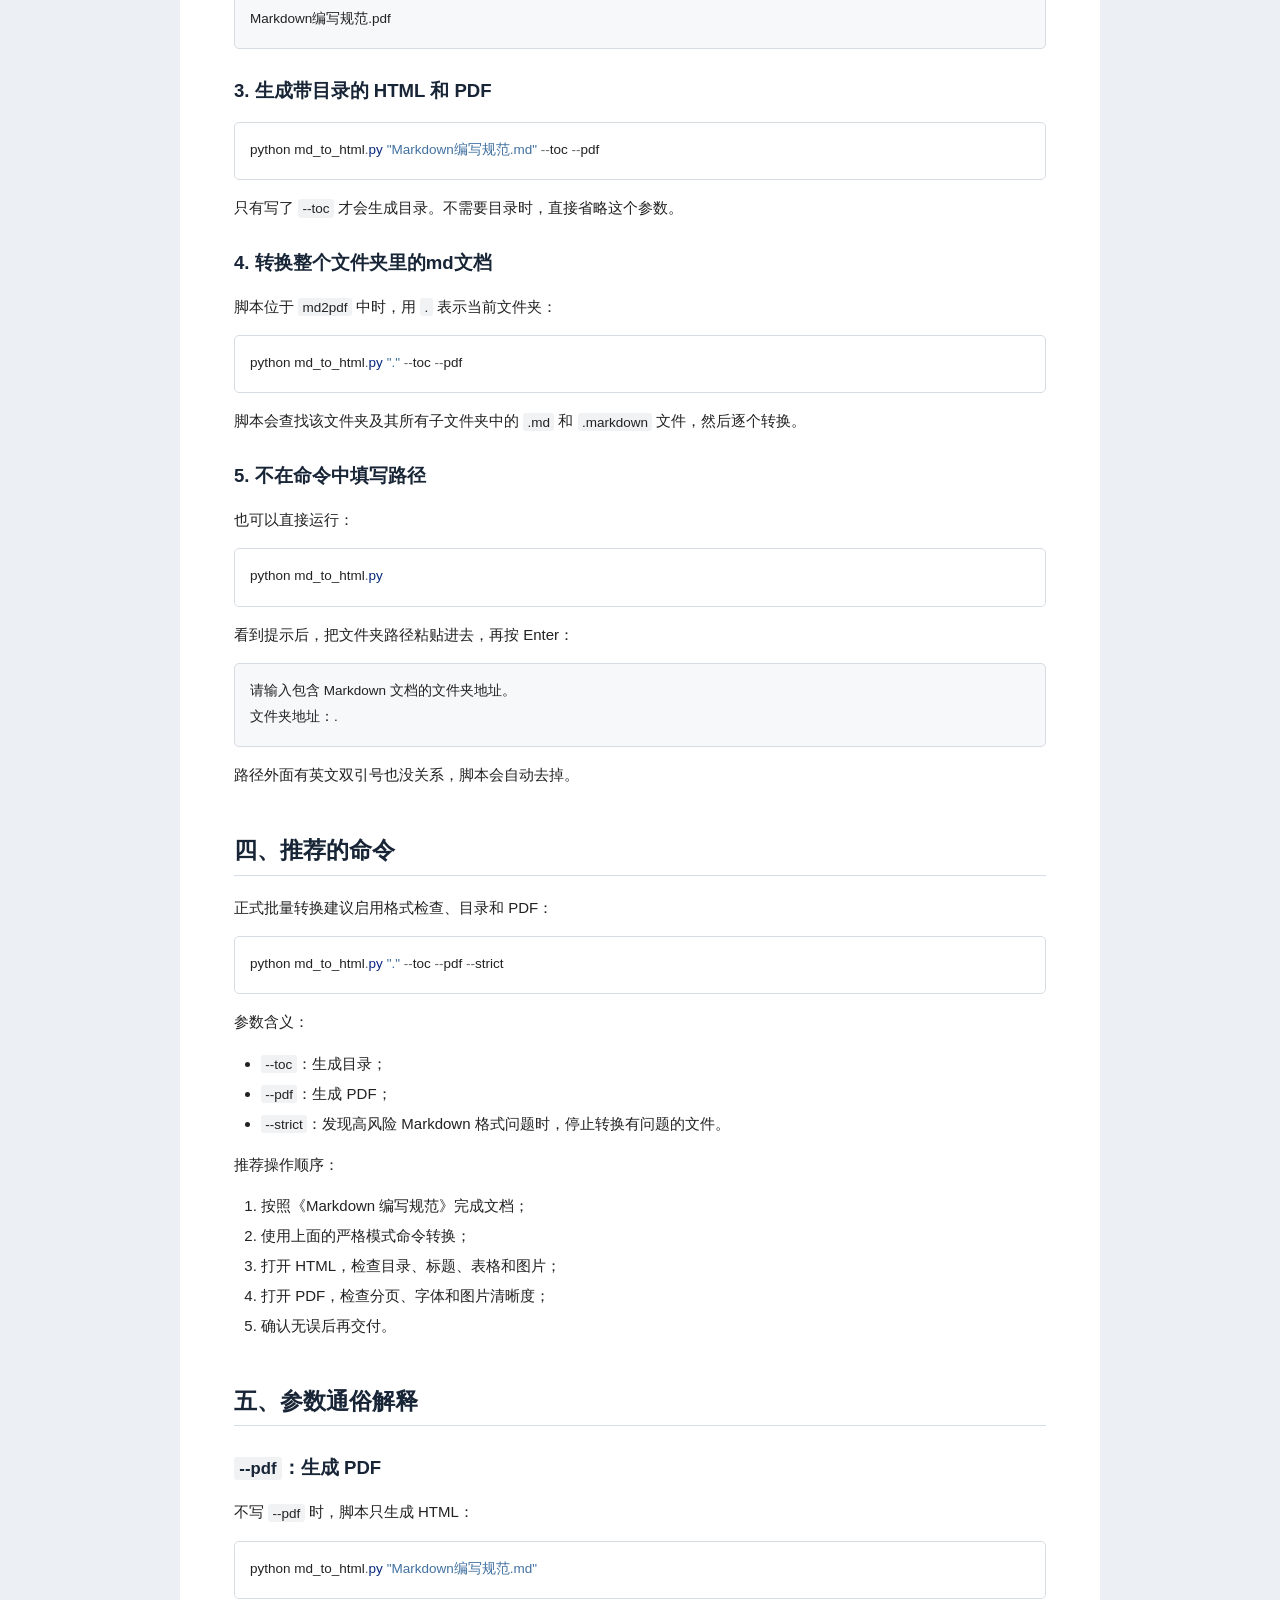
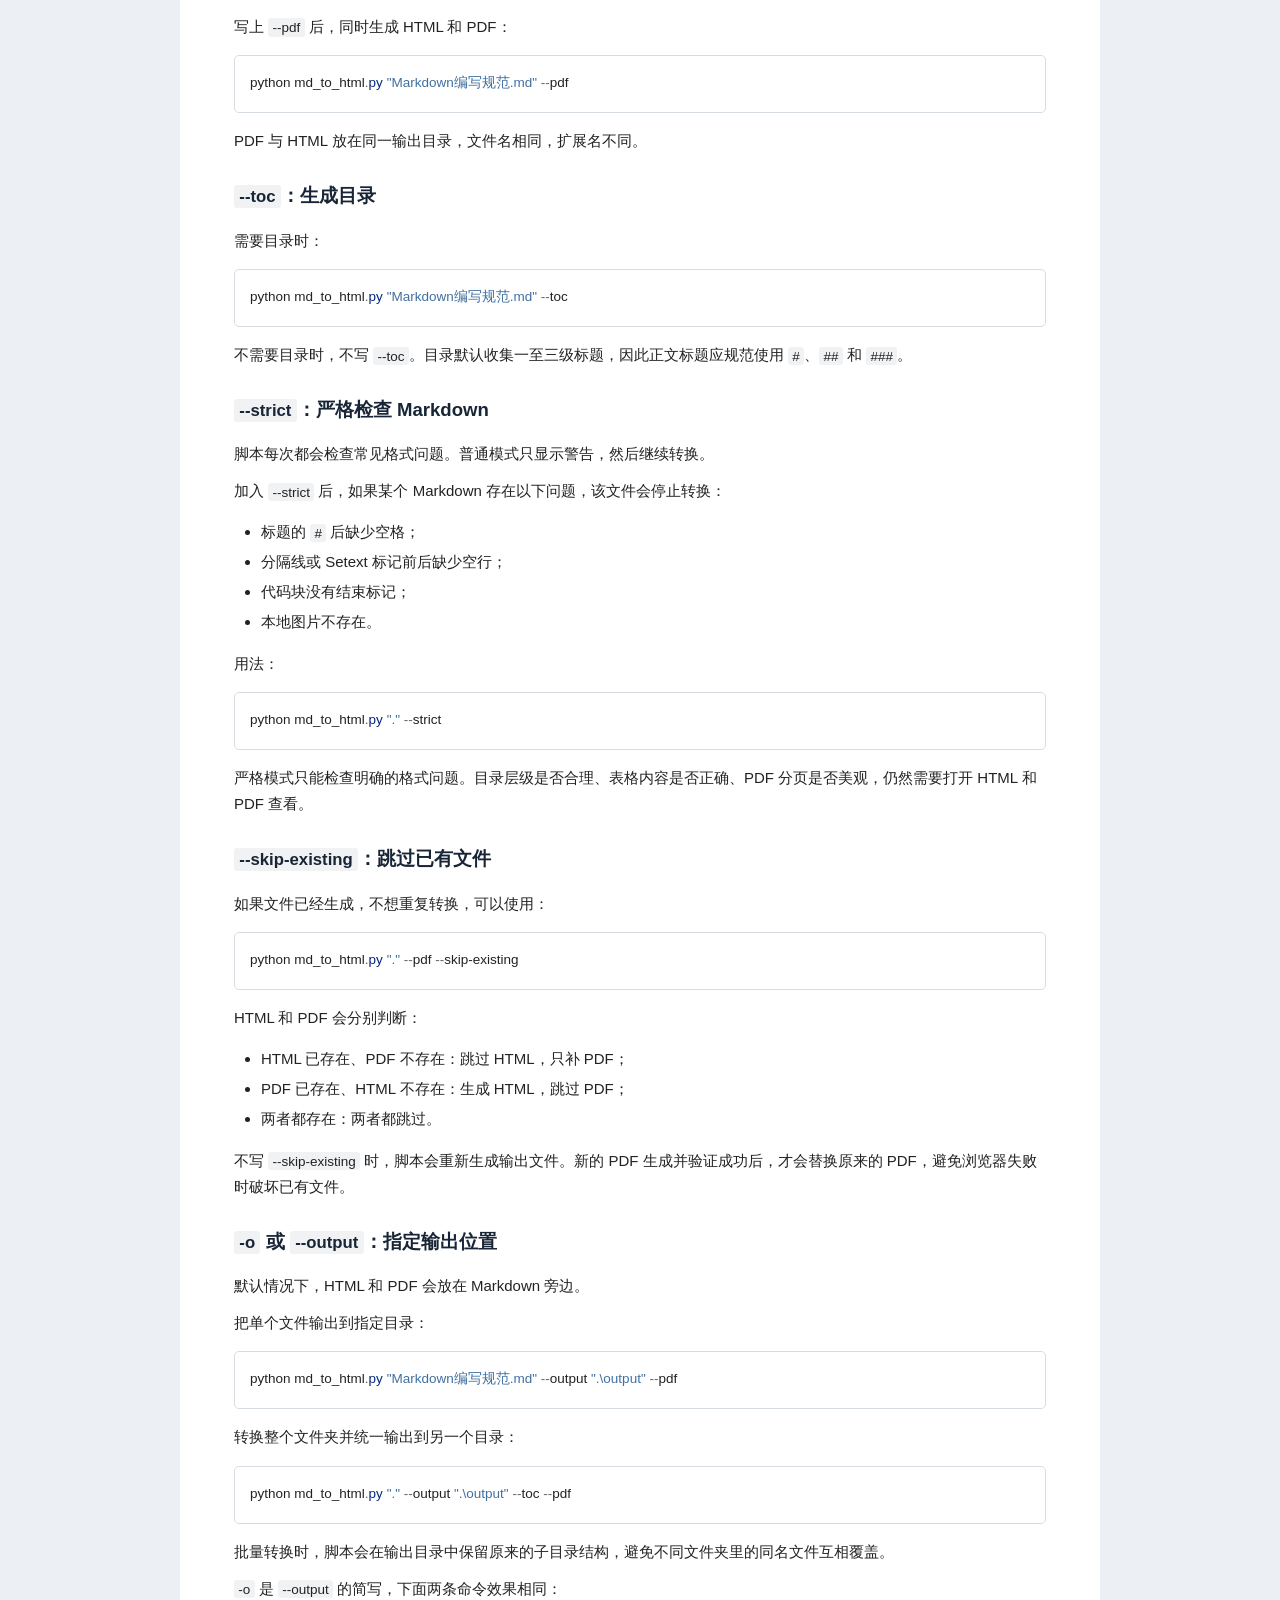
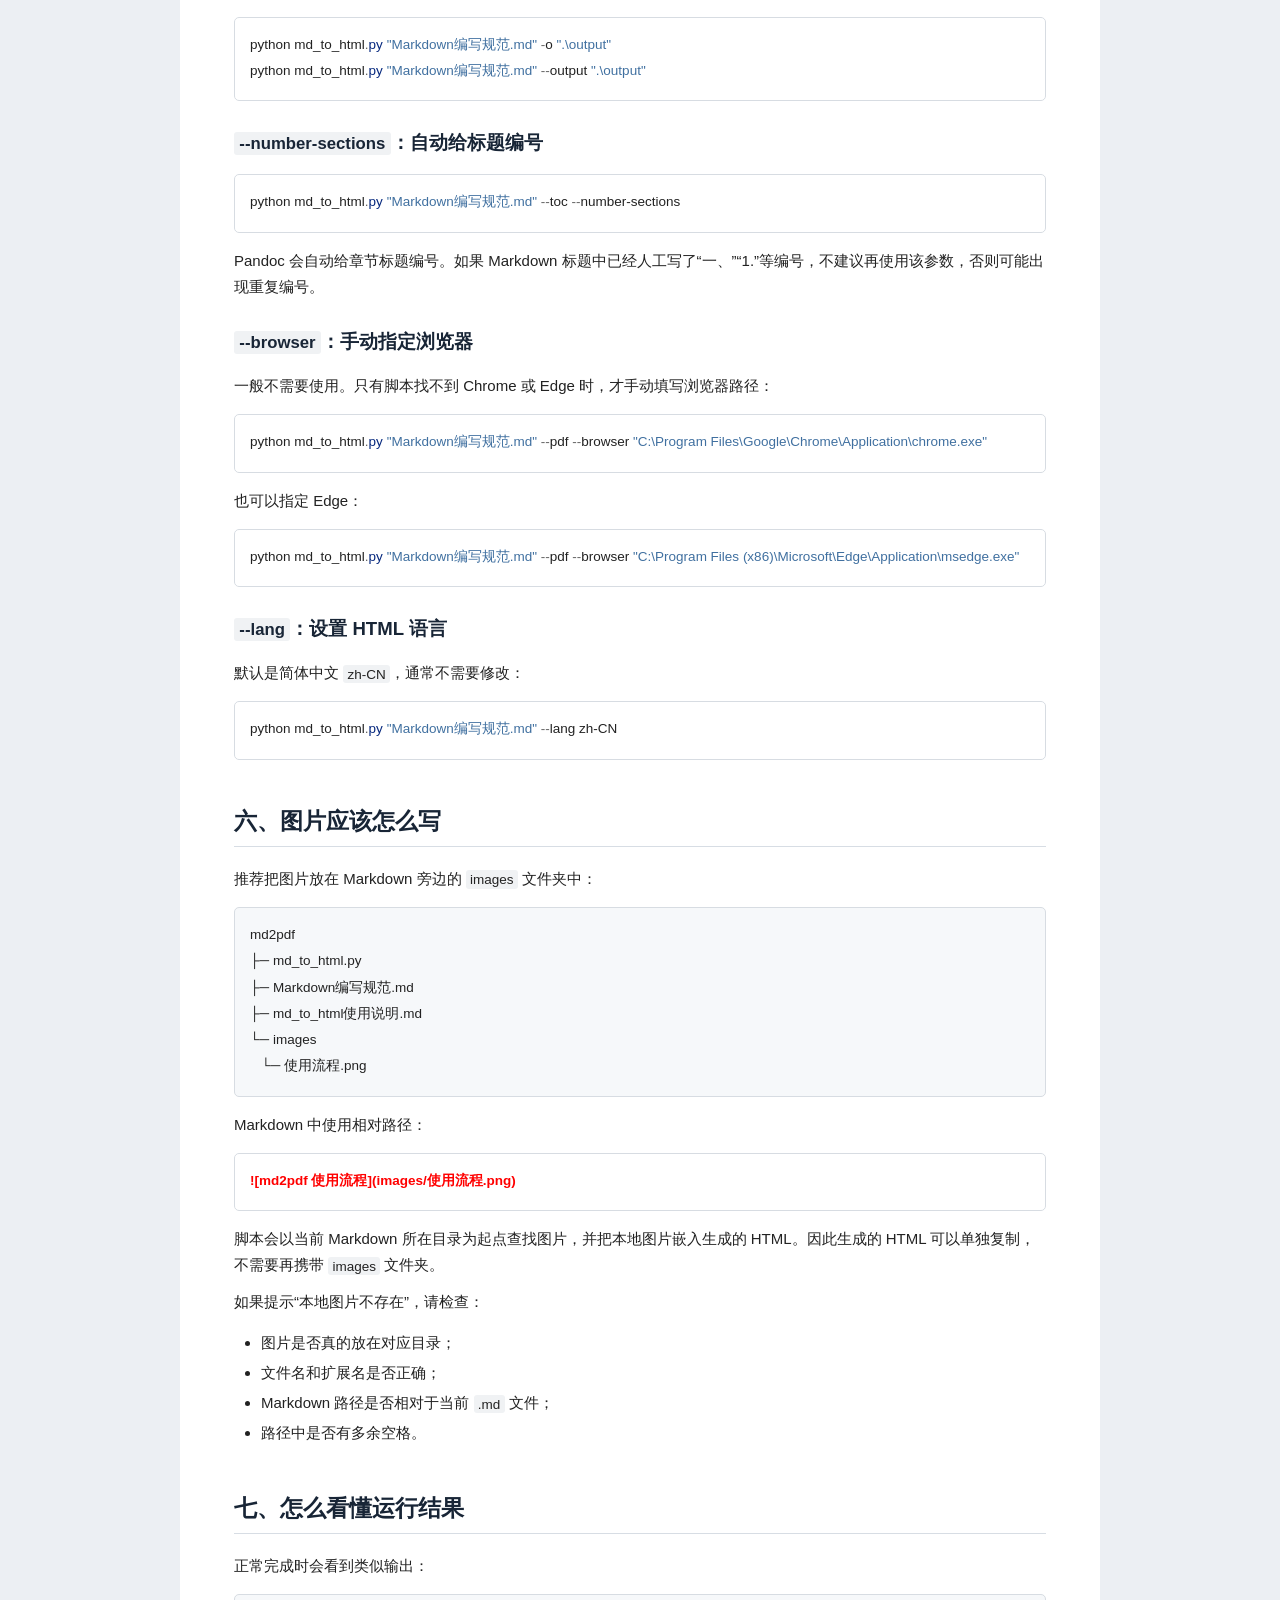
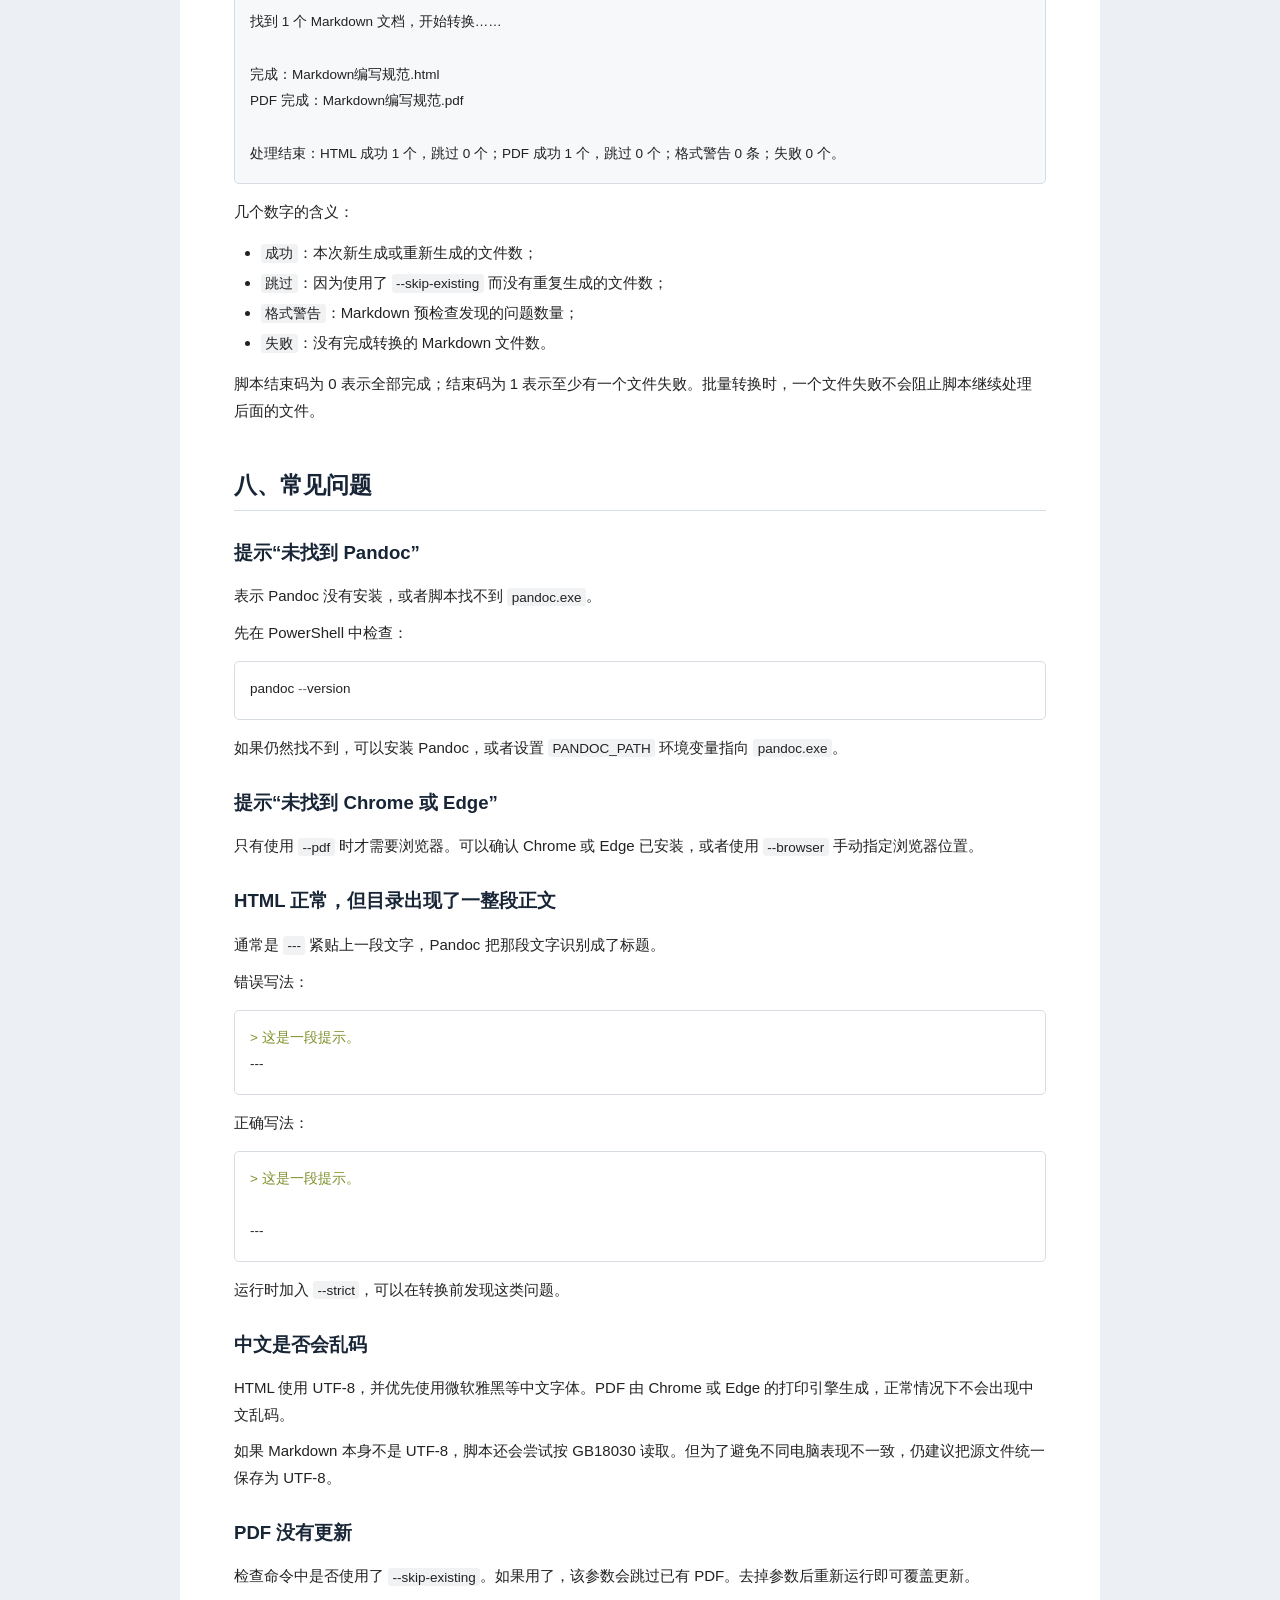
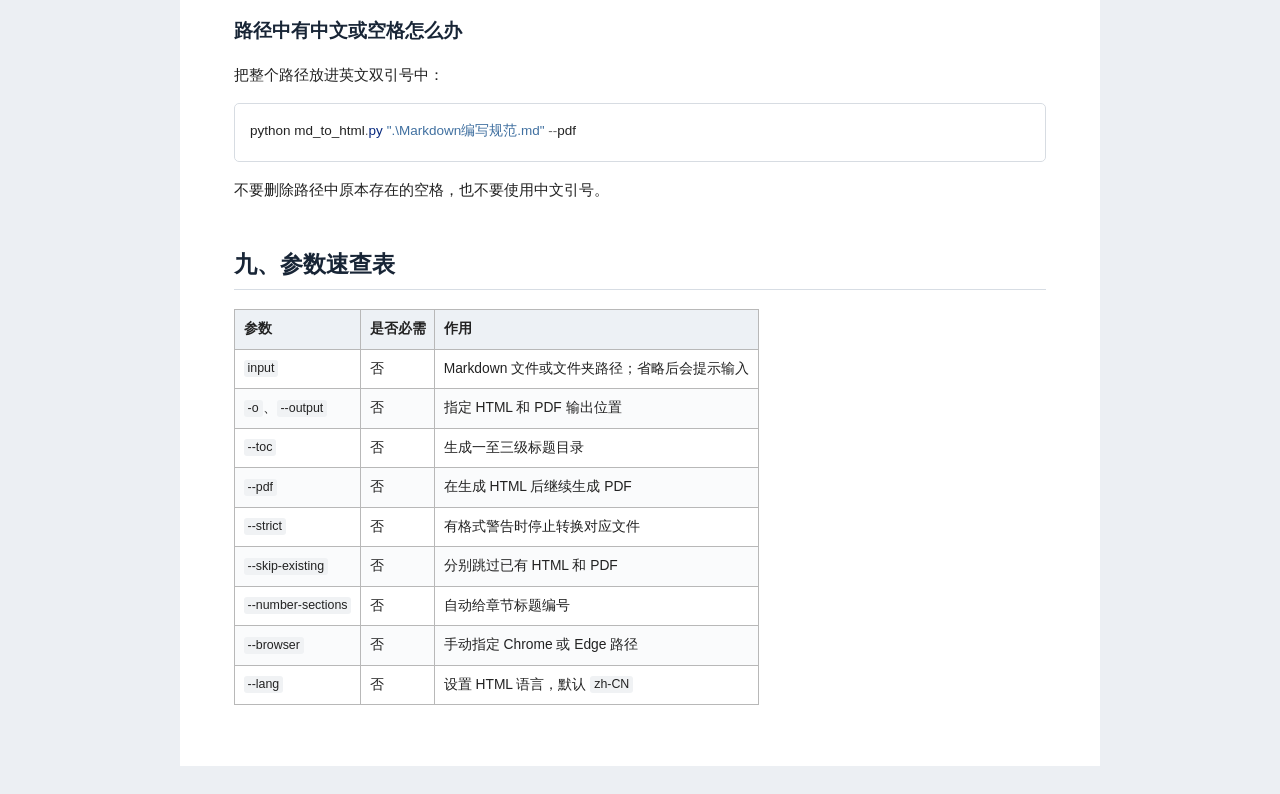
<file: md2pdf/md_to_html使用说明.html>
<!DOCTYPE html>
<html xmlns="http://www.w3.org/1999/xhtml" lang="zh-CN" xml:lang="zh-CN">
<head>
  <meta charset="utf-8" />
  <meta name="generator" content="pandoc 3.10.1" />
  <meta name="viewport" content="width=device-width, initial-scale=1.0, user-scalable=yes" />
  <title>mdtohtml.py 使用说明</title>
  <style>

html {
color: #1a1a1a;
background-color: #fdfdfd;
}
body {
margin: 0 auto;
max-width: 36em;
padding-left: 50px;
padding-right: 50px;
padding-top: 50px;
padding-bottom: 50px;
hyphens: auto;
overflow-wrap: break-word;
text-rendering: optimizeLegibility;
font-kerning: normal;
}
@media (max-width: 600px) {
body {
font-size: 0.9em;
padding: 12px;
}
h1 {
font-size: 1.8em;
}
}
@media print {
html {
background-color: white;
}
body {
background-color: transparent;
color: black;
}
p, h2, h3 {
orphans: 3;
widows: 3;
}
h2, h3, h4 {
page-break-after: avoid;
}
}
p {
margin: 1em 0;
}
a {
color: #1a1a1a;
}
a:visited {
color: #1a1a1a;
}
img {
max-width: 100%;
}
svg {
height: auto;
max-width: 100%;
}
h1, h2, h3, h4, h5, h6 {
margin-top: 1.4em;
}
h5, h6 {
font-size: 1em;
font-style: italic;
}
h6 {
font-weight: normal;
}
ol, ul {
padding-left: 1.7em;
margin-top: 1em;
}
li > ol, li > ul {
margin-top: 0;
}
blockquote {
margin: 1em 0 1em 1.7em;
padding-left: 1em;
border-left: 2px solid #e6e6e6;
color: #606060;
}
code {
white-space: pre-wrap;
font-family: "Microsoft YaHei", sans-serif;
font-size: 85%;
margin: 0;
hyphens: manual;
}
pre {
margin: 1em 0;
overflow: auto;
}
pre code {
padding: 0;
overflow: visible;
overflow-wrap: normal;
}
.sourceCode {
background-color: transparent;
overflow: visible;
}
hr {
border: none;
border-top: 1px solid #1a1a1a;
height: 1px;
margin: 1em 0;
}
table {
margin: 1em 0;
border-collapse: collapse;
width: 100%;
overflow-x: auto;
display: block;
font-variant-numeric: lining-nums tabular-nums;
}
table caption {
margin-bottom: 0.75em;
}
tbody {
margin-top: 0.5em;
border-top: 1px solid #1a1a1a;
border-bottom: 1px solid #1a1a1a;
}
th {
border-top: 1px solid #1a1a1a;
padding: 0.25em 0.5em 0.25em 0.5em;
}
td {
padding: 0.125em 0.5em 0.25em 0.5em;
}
header {
margin-bottom: 4em;
text-align: center;
}
#TOC li {
list-style: none;
}
#TOC ul {
padding-left: 1.3em;
}
#TOC > ul {
padding-left: 0;
}
#TOC a:not(:hover) {
text-decoration: none;
}
span.smallcaps{font-variant: small-caps;}
div.columns{display: flex; gap: 1.5em;}
div.column{flex: auto;}
@media screen {
div.columns{gap: min(4vw, 1.5em);}
div.column{overflow-x: auto;}
}
div.hanging-indent{margin-left: 1.5em; text-indent: -1.5em;}

ul.task-list[class]{list-style: none;}
ul.task-list li input[type="checkbox"] {
font-size: inherit;
width: 0.8em;
margin: 0 0.8em 0.2em -1.6em;
vertical-align: middle;
}
.display.math{display: block; text-align: center; margin: 0.5rem auto;}

html { -webkit-text-size-adjust: 100%; }
pre > code.sourceCode { white-space: pre; position: relative; }
pre > code.sourceCode > span { display: inline-block; line-height: 1.25; }
pre > code.sourceCode > span:empty { height: 1.2em; }
.sourceCode { overflow: visible; }
code.sourceCode > span { color: inherit; text-decoration: inherit; }
div.sourceCode { margin: 1em 0; }
pre.sourceCode { margin: 0; }
@media screen {
div.sourceCode { overflow: auto; }
}
@media print {
pre > code.sourceCode { white-space: pre-wrap; }
pre > code.sourceCode > span { text-indent: -5em; padding-left: 5em; }
}
pre.numberSource code
{ counter-reset: source-line 0; }
pre.numberSource code > span
{ position: relative; left: -4em; counter-increment: source-line; }
pre.numberSource code > span > a:first-child::before
{ content: counter(source-line);
position: relative; left: -1em; text-align: right; vertical-align: baseline;
border: none; display: inline-block;
-webkit-touch-callout: none; -webkit-user-select: none;
-khtml-user-select: none; -moz-user-select: none;
-ms-user-select: none; user-select: none;
padding: 0 4px; width: 4em;
color: #aaaaaa;
}
pre.numberSource { margin-left: 3em; border-left: 1px solid #aaaaaa; padding-left: 4px; }
div.sourceCode
{ }
@media screen {
pre > code.sourceCode > span > a:first-child::before { text-decoration: underline; }
}
code span.al { color: #ff0000; font-weight: bold; } 
code span.an { color: #60a0b0; font-weight: bold; font-style: italic; } 
code span.at { color: #7d9029; } 
code span.bn { color: #40a070; } 
code span.bu { color: #008000; } 
code span.cf { color: #007020; font-weight: bold; } 
code span.ch { color: #4070a0; } 
code span.cn { color: #880000; } 
code span.co { color: #60a0b0; font-style: italic; } 
code span.cv { color: #60a0b0; font-weight: bold; font-style: italic; } 
code span.do { color: #ba2121; font-style: italic; } 
code span.dt { color: #902000; } 
code span.dv { color: #40a070; } 
code span.er { color: #ff0000; font-weight: bold; } 
code span.ex { } 
code span.fl { color: #40a070; } 
code span.fu { color: #06287e; } 
code span.im { color: #008000; font-weight: bold; } 
code span.in { color: #60a0b0; font-weight: bold; font-style: italic; } 
code span.kw { color: #007020; font-weight: bold; } 
code span.op { color: #666666; } 
code span.ot { color: #007020; } 
code span.pp { color: #bc7a00; } 
code span.sc { color: #4070a0; } 
code span.ss { color: #bb6688; } 
code span.st { color: #4070a0; } 
code span.va { color: #19177c; } 
code span.vs { color: #4070a0; } 
code span.wa { color: #60a0b0; font-weight: bold; font-style: italic; } 
</style>
  <style>
:root {
color-scheme: light;
--text: #222;
--muted: #666;
--border: #b8b8b8;
--shade: #f5f6f8;
--accent: #315a86;
}
* { box-sizing: border-box; }
html {
background: #eceff3;
-webkit-text-size-adjust: 100%;
}
body {
max-width: 920px;
margin: 28px auto;
padding: 44px 54px;
background: #fff;
color: var(--text);
font-family: "Microsoft YaHei", sans-serif;
font-size: 15px;
line-height: 1.75;
overflow-wrap: anywhere;
}
h1, h2, h3, h4 {
line-height: 1.35;
color: #182536;
break-after: avoid-page;
page-break-after: avoid;
}
h1 {
margin: 0 0 1.2em;
padding-bottom: .55em;
border-bottom: 2px solid var(--accent);
font-size: 2em;
text-align: center;
}
h2 {
margin-top: 2em;
padding-bottom: .35em;
border-bottom: 1px solid #d7dde4;
font-size: 1.55em;
}
h3 { margin-top: 1.55em; font-size: 1.24em; }
h4 { margin-top: 1.35em; font-size: 1.08em; }
p { margin: .7em 0; }
ul, ol { padding-left: 1.8em; }
li + li { margin-top: .25em; }
a { color: #245b8f; text-decoration: none; }
strong { color: #142338; }
hr { margin: 2em 0; border: 0; border-top: 1px solid #ccd2d9; }
img {
display: block;
max-width: 100%;
max-height: 220mm;
width: auto;
height: auto;
margin: 1.1em auto;
object-fit: contain;
break-inside: avoid-page;
page-break-inside: avoid;
}
figure { margin: 1.2em 0; text-align: center; }
figcaption { margin-top: .4em; color: var(--muted); font-size: .9em; }
table {
width: 100%;
margin: 1.2em 0;
border-collapse: collapse;
table-layout: auto;
font-size: .92em;
}
thead { display: table-header-group; }
tr {
break-inside: avoid-page;
page-break-inside: avoid;
}
th, td {
padding: .52em .62em;
border: 1px solid var(--border);
text-align: left;
vertical-align: top;
}
th { background: #edf1f5; font-weight: 700; }
tbody tr:nth-child(even) { background: #fafbfc; }
blockquote {
margin: 1em 0;
padding: .6em 1em;
border-left: 4px solid #8296aa;
background: var(--shade);
color: #303842;
}
blockquote > :first-child { margin-top: 0; }
blockquote > :last-child { margin-bottom: 0; }
code {
padding: .12em .32em;
border-radius: 3px;
background: #f0f2f4;
font-family: "Microsoft YaHei", sans-serif;
font-size: .9em;
}
pre {
padding: 1em;
border: 1px solid #d7dce2;
border-radius: 5px;
background: #f6f8fa;
white-space: pre-wrap;
word-break: break-word;
break-inside: avoid-page;
page-break-inside: avoid;
}
pre code { padding: 0; background: transparent; }
#TOC {
margin: 1.2em 0 2em;
padding: 1em 1.4em;
border: 1px solid #d7dde4;
background: #fafbfc;
}
#TOC::before { content: "目录"; font-weight: 700; font-size: 1.15em; }
#TOC ul { margin: .55em 0 0; }
.page-break {
break-before: page;
page-break-before: always;
}
@page {
size: A4;
margin: 17mm 15mm 18mm;
}
@media print {
html { background: #fff; }
body {
max-width: none;
margin: 0;
padding: 0;
font-size: 10.5pt;
print-color-adjust: exact;
-webkit-print-color-adjust: exact;
}
a { color: inherit; }
a[href^="http"]::after { content: none; }
p { orphans: 3; widows: 3; }
}
</style>
</head>
<body>
<nav id="TOC" role="doc-toc">
<ul>
<li><a href="#md_to_html.py-使用说明" id="toc-md_to_html.py-使用说明">md_to_html.py 使用说明</a>
<ul>
<li><a href="#一直接复制使用的命令" id="toc-一直接复制使用的命令">一、直接复制使用的命令</a></li>
<li><a href="#二使用前需要准备什么" id="toc-二使用前需要准备什么">二、使用前需要准备什么</a></li>
<li><a href="#三最常用的命令" id="toc-三最常用的命令">三、最常用的命令</a>
<ul>
<li><a href="#把一个-markdown-转成-html" id="toc-把一个-markdown-转成-html">1. 把一个 Markdown 转成 HTML</a></li>
<li><a href="#同时生成-html-和-pdf" id="toc-同时生成-html-和-pdf">2.
同时生成 HTML 和 PDF</a></li>
<li><a href="#生成带目录的-html-和-pdf" id="toc-生成带目录的-html-和-pdf">3. 生成带目录的 HTML 和 PDF</a></li>
<li><a href="#转换整个文件夹里的md文档" id="toc-转换整个文件夹里的md文档">4. 转换整个文件夹里的md文档</a></li>
<li><a href="#不在命令中填写路径" id="toc-不在命令中填写路径">5.
不在命令中填写路径</a></li>
</ul></li>
<li><a href="#四推荐的命令" id="toc-四推荐的命令">四、推荐的命令</a></li>
<li><a href="#五参数通俗解释" id="toc-五参数通俗解释">五、参数通俗解释</a>
<ul>
<li><a href="#pdf生成-pdf" id="toc-pdf生成-pdf"><code>--pdf</code>：生成
PDF</a></li>
<li><a href="#toc生成目录" id="toc-toc生成目录"><code>--toc</code>：生成目录</a></li>
<li><a href="#strict严格检查-markdown" id="toc-strict严格检查-markdown"><code>--strict</code>：严格检查
Markdown</a></li>
<li><a href="#skip-existing跳过已有文件" id="toc-skip-existing跳过已有文件"><code>--skip-existing</code>：跳过已有文件</a></li>
<li><a href="#o-或---output指定输出位置" id="toc-o-或---output指定输出位置"><code>-o</code> 或
<code>--output</code>：指定输出位置</a></li>
<li><a href="#number-sections自动给标题编号" id="toc-number-sections自动给标题编号"><code>--number-sections</code>：自动给标题编号</a></li>
<li><a href="#browser手动指定浏览器" id="toc-browser手动指定浏览器"><code>--browser</code>：手动指定浏览器</a></li>
<li><a href="#lang设置-html-语言" id="toc-lang设置-html-语言"><code>--lang</code>：设置 HTML 语言</a></li>
</ul></li>
<li><a href="#六图片应该怎么写" id="toc-六图片应该怎么写">六、图片应该怎么写</a></li>
<li><a href="#七怎么看懂运行结果" id="toc-七怎么看懂运行结果">七、怎么看懂运行结果</a></li>
<li><a href="#八常见问题" id="toc-八常见问题">八、常见问题</a>
<ul>
<li><a href="#提示未找到-pandoc" id="toc-提示未找到-pandoc">提示“未找到
Pandoc”</a></li>
<li><a href="#提示未找到-chrome-或-edge" id="toc-提示未找到-chrome-或-edge">提示“未找到 Chrome 或 Edge”</a></li>
<li><a href="#html-正常但目录出现了一整段正文" id="toc-html-正常但目录出现了一整段正文">HTML
正常，但目录出现了一整段正文</a></li>
<li><a href="#中文是否会乱码" id="toc-中文是否会乱码">中文是否会乱码</a></li>
<li><a href="#pdf-没有更新" id="toc-pdf-没有更新">PDF 没有更新</a></li>
<li><a href="#路径中有中文或空格怎么办" id="toc-路径中有中文或空格怎么办">路径中有中文或空格怎么办</a></li>
</ul></li>
<li><a href="#九参数速查表" id="toc-九参数速查表">九、参数速查表</a></li>
</ul></li>
</ul>
</nav>
<h1 id="md_to_html.py-使用说明">md_to_html.py 使用说明</h1>
<p><code>md_to_html.py</code> 用来把 Markdown 文档转换成适合阅读和打印的
HTML，也可以继续调用 Chrome 或 Edge，自动生成 PDF。</p>
<p>简单理解，它完成的是下面这条流程：</p>
<pre class="text"><code>Markdown 文件 → HTML 网页 → PDF 文件</code></pre>
<p>HTML 会保留下来，方便先在浏览器中检查排版。PDF
使用浏览器的打印引擎生成，可以正常处理中文字体、表格和本地图片，不需要逐个点击“打印”和“另存为
PDF”。</p>
<h2 id="一直接复制使用的命令">一、直接复制使用的命令</h2>
<p>只生成 HTML：</p>
<div class="sourceCode" id="cb2"><pre class="sourceCode powershell"><code class="sourceCode powershell"><span id="cb2-1"><a href="#cb2-1" aria-hidden="true" tabindex="-1"></a>python md_to_html<span class="op">.</span><span class="fu">py</span> <span class="st">&quot;Markdown编写规范.md&quot;</span></span></code></pre></div>
<p>生成 HTML 和 PDF，不要目录：</p>
<div class="sourceCode" id="cb3"><pre class="sourceCode powershell"><code class="sourceCode powershell"><span id="cb3-1"><a href="#cb3-1" aria-hidden="true" tabindex="-1"></a>python md_to_html<span class="op">.</span><span class="fu">py</span> <span class="st">&quot;Markdown编写规范.md&quot;</span> <span class="op">--</span>pdf</span></code></pre></div>
<p>生成 HTML、目录和 PDF：</p>
<div class="sourceCode" id="cb4"><pre class="sourceCode powershell"><code class="sourceCode powershell"><span id="cb4-1"><a href="#cb4-1" aria-hidden="true" tabindex="-1"></a>python md_to_html<span class="op">.</span><span class="fu">py</span> <span class="st">&quot;.&quot;</span> <span class="op">--</span>toc <span class="op">--</span>pdf</span></code></pre></div>
<p>正式交付前严格检查并生成完整结果：</p>
<div class="sourceCode" id="cb5"><pre class="sourceCode powershell"><code class="sourceCode powershell"><span id="cb5-1"><a href="#cb5-1" aria-hidden="true" tabindex="-1"></a>python md_to_html<span class="op">.</span><span class="fu">py</span> <span class="st">&quot;.&quot;</span> <span class="op">--</span>toc <span class="op">--</span>pdf <span class="op">--</span>strict</span></code></pre></div>
<p>只补充尚未生成的文件：</p>
<div class="sourceCode" id="cb6"><pre class="sourceCode powershell"><code class="sourceCode powershell"><span id="cb6-1"><a href="#cb6-1" aria-hidden="true" tabindex="-1"></a>python md_to_html<span class="op">.</span><span class="fu">py</span> <span class="st">&quot;.&quot;</span> <span class="op">--</span>toc <span class="op">--</span>pdf <span class="op">--</span>strict <span class="op">--</span>skip-existing</span></code></pre></div>
<p>完整的 Markdown 写法要求请查看同目录下的《Markdown 编写规范》。</p>
<h2 id="二使用前需要准备什么">二、使用前需要准备什么</h2>
<p>运行脚本需要：</p>
<ol type="1">
<li>Python 3；</li>
<li>Pandoc；</li>
<li>如果需要生成 PDF，还需要 Chrome 或 Edge。</li>
</ol>
<p>本机已经安装这些程序时，一般不需要额外配置。脚本会自动寻找
Pandoc、Chrome 和 Edge。</p>
<p>打开 PowerShell，然后进入脚本所在目录：</p>
<div class="sourceCode" id="cb7"><pre class="sourceCode powershell"><code class="sourceCode powershell"><span id="cb7-1"><a href="#cb7-1" aria-hidden="true" tabindex="-1"></a><span class="fu">cd</span> <span class="st">&quot;md2pdf&quot;</span></span></code></pre></div>
<p>检查脚本是否可以运行：</p>
<div class="sourceCode" id="cb8"><pre class="sourceCode powershell"><code class="sourceCode powershell"><span id="cb8-1"><a href="#cb8-1" aria-hidden="true" tabindex="-1"></a>python md_to_html<span class="op">.</span><span class="fu">py</span> <span class="op">--</span>help</span></code></pre></div>
<p>如果能看到参数说明，表示 Python 和脚本运行正常。</p>
<h2 id="三最常用的命令">三、最常用的命令</h2>
<h3 id="把一个-markdown-转成-html">1. 把一个 Markdown 转成 HTML</h3>
<div class="sourceCode" id="cb9"><pre class="sourceCode powershell"><code class="sourceCode powershell"><span id="cb9-1"><a href="#cb9-1" aria-hidden="true" tabindex="-1"></a>python md_to_html<span class="op">.</span><span class="fu">py</span> <span class="st">&quot;Markdown编写规范.md&quot;</span></span></code></pre></div>
<p>运行后，会在 Markdown 同目录下生成：</p>
<pre class="text"><code>Markdown编写规范.html</code></pre>
<h3 id="同时生成-html-和-pdf">2. 同时生成 HTML 和 PDF</h3>
<div class="sourceCode" id="cb11"><pre class="sourceCode powershell"><code class="sourceCode powershell"><span id="cb11-1"><a href="#cb11-1" aria-hidden="true" tabindex="-1"></a>python md_to_html<span class="op">.</span><span class="fu">py</span> <span class="st">&quot;Markdown编写规范.md&quot;</span> <span class="op">--</span>pdf</span></code></pre></div>
<p>运行后，会生成：</p>
<pre class="text"><code>Markdown编写规范.html
Markdown编写规范.pdf</code></pre>
<h3 id="生成带目录的-html-和-pdf">3. 生成带目录的 HTML 和 PDF</h3>
<div class="sourceCode" id="cb13"><pre class="sourceCode powershell"><code class="sourceCode powershell"><span id="cb13-1"><a href="#cb13-1" aria-hidden="true" tabindex="-1"></a>python md_to_html<span class="op">.</span><span class="fu">py</span> <span class="st">&quot;Markdown编写规范.md&quot;</span> <span class="op">--</span>toc <span class="op">--</span>pdf</span></code></pre></div>
<p>只有写了 <code>--toc</code>
才会生成目录。不需要目录时，直接省略这个参数。</p>
<h3 id="转换整个文件夹里的md文档">4. 转换整个文件夹里的md文档</h3>
<p>脚本位于 <code>md2pdf</code> 中时，用 <code>.</code>
表示当前文件夹：</p>
<div class="sourceCode" id="cb14"><pre class="sourceCode powershell"><code class="sourceCode powershell"><span id="cb14-1"><a href="#cb14-1" aria-hidden="true" tabindex="-1"></a>python md_to_html<span class="op">.</span><span class="fu">py</span> <span class="st">&quot;.&quot;</span> <span class="op">--</span>toc <span class="op">--</span>pdf</span></code></pre></div>
<p>脚本会查找该文件夹及其所有子文件夹中的 <code>.md</code> 和
<code>.markdown</code> 文件，然后逐个转换。</p>
<h3 id="不在命令中填写路径">5. 不在命令中填写路径</h3>
<p>也可以直接运行：</p>
<div class="sourceCode" id="cb15"><pre class="sourceCode powershell"><code class="sourceCode powershell"><span id="cb15-1"><a href="#cb15-1" aria-hidden="true" tabindex="-1"></a>python md_to_html<span class="op">.</span><span class="fu">py</span></span></code></pre></div>
<p>看到提示后，把文件夹路径粘贴进去，再按 Enter：</p>
<pre class="text"><code>请输入包含 Markdown 文档的文件夹地址。
文件夹地址：.</code></pre>
<p>路径外面有英文双引号也没关系，脚本会自动去掉。</p>
<h2 id="四推荐的命令">四、推荐的命令</h2>
<p>正式批量转换建议启用格式检查、目录和 PDF：</p>
<div class="sourceCode" id="cb17"><pre class="sourceCode powershell"><code class="sourceCode powershell"><span id="cb17-1"><a href="#cb17-1" aria-hidden="true" tabindex="-1"></a>python md_to_html<span class="op">.</span><span class="fu">py</span> <span class="st">&quot;.&quot;</span> <span class="op">--</span>toc <span class="op">--</span>pdf <span class="op">--</span>strict</span></code></pre></div>
<p>参数含义：</p>
<ul>
<li><code>--toc</code>：生成目录；</li>
<li><code>--pdf</code>：生成 PDF；</li>
<li><code>--strict</code>：发现高风险 Markdown
格式问题时，停止转换有问题的文件。</li>
</ul>
<p>推荐操作顺序：</p>
<ol type="1">
<li>按照《Markdown 编写规范》完成文档；</li>
<li>使用上面的严格模式命令转换；</li>
<li>打开 HTML，检查目录、标题、表格和图片；</li>
<li>打开 PDF，检查分页、字体和图片清晰度；</li>
<li>确认无误后再交付。</li>
</ol>
<h2 id="五参数通俗解释">五、参数通俗解释</h2>
<h3 id="pdf生成-pdf"><code>--pdf</code>：生成 PDF</h3>
<p>不写 <code>--pdf</code> 时，脚本只生成 HTML：</p>
<div class="sourceCode" id="cb18"><pre class="sourceCode powershell"><code class="sourceCode powershell"><span id="cb18-1"><a href="#cb18-1" aria-hidden="true" tabindex="-1"></a>python md_to_html<span class="op">.</span><span class="fu">py</span> <span class="st">&quot;Markdown编写规范.md&quot;</span></span></code></pre></div>
<p>写上 <code>--pdf</code> 后，同时生成 HTML 和 PDF：</p>
<div class="sourceCode" id="cb19"><pre class="sourceCode powershell"><code class="sourceCode powershell"><span id="cb19-1"><a href="#cb19-1" aria-hidden="true" tabindex="-1"></a>python md_to_html<span class="op">.</span><span class="fu">py</span> <span class="st">&quot;Markdown编写规范.md&quot;</span> <span class="op">--</span>pdf</span></code></pre></div>
<p>PDF 与 HTML 放在同一输出目录，文件名相同，扩展名不同。</p>
<h3 id="toc生成目录"><code>--toc</code>：生成目录</h3>
<p>需要目录时：</p>
<div class="sourceCode" id="cb20"><pre class="sourceCode powershell"><code class="sourceCode powershell"><span id="cb20-1"><a href="#cb20-1" aria-hidden="true" tabindex="-1"></a>python md_to_html<span class="op">.</span><span class="fu">py</span> <span class="st">&quot;Markdown编写规范.md&quot;</span> <span class="op">--</span>toc</span></code></pre></div>
<p>不需要目录时，不写
<code>--toc</code>。目录默认收集一至三级标题，因此正文标题应规范使用
<code>#</code>、<code>##</code> 和 <code>###</code>。</p>
<h3 id="strict严格检查-markdown"><code>--strict</code>：严格检查
Markdown</h3>
<p>脚本每次都会检查常见格式问题。普通模式只显示警告，然后继续转换。</p>
<p>加入 <code>--strict</code> 后，如果某个 Markdown
存在以下问题，该文件会停止转换：</p>
<ul>
<li>标题的 <code>#</code> 后缺少空格；</li>
<li>分隔线或 Setext 标记前后缺少空行；</li>
<li>代码块没有结束标记；</li>
<li>本地图片不存在。</li>
</ul>
<p>用法：</p>
<div class="sourceCode" id="cb21"><pre class="sourceCode powershell"><code class="sourceCode powershell"><span id="cb21-1"><a href="#cb21-1" aria-hidden="true" tabindex="-1"></a>python md_to_html<span class="op">.</span><span class="fu">py</span> <span class="st">&quot;.&quot;</span> <span class="op">--</span>strict</span></code></pre></div>
<p>严格模式只能检查明确的格式问题。目录层级是否合理、表格内容是否正确、PDF
分页是否美观，仍然需要打开 HTML 和 PDF 查看。</p>
<h3 id="skip-existing跳过已有文件"><code>--skip-existing</code>：跳过已有文件</h3>
<p>如果文件已经生成，不想重复转换，可以使用：</p>
<div class="sourceCode" id="cb22"><pre class="sourceCode powershell"><code class="sourceCode powershell"><span id="cb22-1"><a href="#cb22-1" aria-hidden="true" tabindex="-1"></a>python md_to_html<span class="op">.</span><span class="fu">py</span> <span class="st">&quot;.&quot;</span> <span class="op">--</span>pdf <span class="op">--</span>skip-existing</span></code></pre></div>
<p>HTML 和 PDF 会分别判断：</p>
<ul>
<li>HTML 已存在、PDF 不存在：跳过 HTML，只补 PDF；</li>
<li>PDF 已存在、HTML 不存在：生成 HTML，跳过 PDF；</li>
<li>两者都存在：两者都跳过。</li>
</ul>
<p>不写 <code>--skip-existing</code> 时，脚本会重新生成输出文件。新的
PDF 生成并验证成功后，才会替换原来的
PDF，避免浏览器失败时破坏已有文件。</p>
<h3 id="o-或---output指定输出位置"><code>-o</code> 或
<code>--output</code>：指定输出位置</h3>
<p>默认情况下，HTML 和 PDF 会放在 Markdown 旁边。</p>
<p>把单个文件输出到指定目录：</p>
<div class="sourceCode" id="cb23"><pre class="sourceCode powershell"><code class="sourceCode powershell"><span id="cb23-1"><a href="#cb23-1" aria-hidden="true" tabindex="-1"></a>python md_to_html<span class="op">.</span><span class="fu">py</span> <span class="st">&quot;Markdown编写规范.md&quot;</span> <span class="op">--</span>output <span class="st">&quot;.\output&quot;</span> <span class="op">--</span>pdf</span></code></pre></div>
<p>转换整个文件夹并统一输出到另一个目录：</p>
<div class="sourceCode" id="cb24"><pre class="sourceCode powershell"><code class="sourceCode powershell"><span id="cb24-1"><a href="#cb24-1" aria-hidden="true" tabindex="-1"></a>python md_to_html<span class="op">.</span><span class="fu">py</span> <span class="st">&quot;.&quot;</span> <span class="op">--</span>output <span class="st">&quot;.\output&quot;</span> <span class="op">--</span>toc <span class="op">--</span>pdf</span></code></pre></div>
<p>批量转换时，脚本会在输出目录中保留原来的子目录结构，避免不同文件夹里的同名文件互相覆盖。</p>
<p><code>-o</code> 是 <code>--output</code>
的简写，下面两条命令效果相同：</p>
<div class="sourceCode" id="cb25"><pre class="sourceCode powershell"><code class="sourceCode powershell"><span id="cb25-1"><a href="#cb25-1" aria-hidden="true" tabindex="-1"></a>python md_to_html<span class="op">.</span><span class="fu">py</span> <span class="st">&quot;Markdown编写规范.md&quot;</span> <span class="op">-</span>o <span class="st">&quot;.\output&quot;</span></span>
<span id="cb25-2"><a href="#cb25-2" aria-hidden="true" tabindex="-1"></a>python md_to_html<span class="op">.</span><span class="fu">py</span> <span class="st">&quot;Markdown编写规范.md&quot;</span> <span class="op">--</span>output <span class="st">&quot;.\output&quot;</span></span></code></pre></div>
<h3 id="number-sections自动给标题编号"><code>--number-sections</code>：自动给标题编号</h3>
<div class="sourceCode" id="cb26"><pre class="sourceCode powershell"><code class="sourceCode powershell"><span id="cb26-1"><a href="#cb26-1" aria-hidden="true" tabindex="-1"></a>python md_to_html<span class="op">.</span><span class="fu">py</span> <span class="st">&quot;Markdown编写规范.md&quot;</span> <span class="op">--</span>toc <span class="op">--</span>number-sections</span></code></pre></div>
<p>Pandoc 会自动给章节标题编号。如果 Markdown
标题中已经人工写了“一、”“1.”等编号，不建议再使用该参数，否则可能出现重复编号。</p>
<h3 id="browser手动指定浏览器"><code>--browser</code>：手动指定浏览器</h3>
<p>一般不需要使用。只有脚本找不到 Chrome 或 Edge
时，才手动填写浏览器路径：</p>
<div class="sourceCode" id="cb27"><pre class="sourceCode powershell"><code class="sourceCode powershell"><span id="cb27-1"><a href="#cb27-1" aria-hidden="true" tabindex="-1"></a>python md_to_html<span class="op">.</span><span class="fu">py</span> <span class="st">&quot;Markdown编写规范.md&quot;</span> <span class="op">--</span>pdf <span class="op">--</span>browser <span class="st">&quot;C:\Program Files\Google\Chrome\Application\chrome.exe&quot;</span></span></code></pre></div>
<p>也可以指定 Edge：</p>
<div class="sourceCode" id="cb28"><pre class="sourceCode powershell"><code class="sourceCode powershell"><span id="cb28-1"><a href="#cb28-1" aria-hidden="true" tabindex="-1"></a>python md_to_html<span class="op">.</span><span class="fu">py</span> <span class="st">&quot;Markdown编写规范.md&quot;</span> <span class="op">--</span>pdf <span class="op">--</span>browser <span class="st">&quot;C:\Program Files (x86)\Microsoft\Edge\Application\msedge.exe&quot;</span></span></code></pre></div>
<h3 id="lang设置-html-语言"><code>--lang</code>：设置 HTML 语言</h3>
<p>默认是简体中文 <code>zh-CN</code>，通常不需要修改：</p>
<div class="sourceCode" id="cb29"><pre class="sourceCode powershell"><code class="sourceCode powershell"><span id="cb29-1"><a href="#cb29-1" aria-hidden="true" tabindex="-1"></a>python md_to_html<span class="op">.</span><span class="fu">py</span> <span class="st">&quot;Markdown编写规范.md&quot;</span> <span class="op">--</span>lang zh-CN</span></code></pre></div>
<h2 id="六图片应该怎么写">六、图片应该怎么写</h2>
<p>推荐把图片放在 Markdown 旁边的 <code>images</code> 文件夹中：</p>
<pre class="text"><code>md2pdf
├─ md_to_html.py
├─ Markdown编写规范.md
├─ md_to_html使用说明.md
└─ images
   └─ 使用流程.png</code></pre>
<p>Markdown 中使用相对路径：</p>
<div class="sourceCode" id="cb31"><pre class="sourceCode markdown"><code class="sourceCode markdown"><span id="cb31-1"><a href="#cb31-1" aria-hidden="true" tabindex="-1"></a><span class="al">![md2pdf 使用流程](images/使用流程.png)</span></span></code></pre></div>
<p>脚本会以当前 Markdown 所在目录为起点查找图片，并把本地图片嵌入生成的
HTML。因此生成的 HTML 可以单独复制，不需要再携带 <code>images</code>
文件夹。</p>
<p>如果提示“本地图片不存在”，请检查：</p>
<ul>
<li>图片是否真的放在对应目录；</li>
<li>文件名和扩展名是否正确；</li>
<li>Markdown 路径是否相对于当前 <code>.md</code> 文件；</li>
<li>路径中是否有多余空格。</li>
</ul>
<h2 id="七怎么看懂运行结果">七、怎么看懂运行结果</h2>
<p>正常完成时会看到类似输出：</p>
<pre class="text"><code>找到 1 个 Markdown 文档，开始转换……

完成：Markdown编写规范.html
PDF 完成：Markdown编写规范.pdf

处理结束：HTML 成功 1 个，跳过 0 个；PDF 成功 1 个，跳过 0 个；格式警告 0 条；失败 0 个。</code></pre>
<p>几个数字的含义：</p>
<ul>
<li><code>成功</code>：本次新生成或重新生成的文件数；</li>
<li><code>跳过</code>：因为使用了 <code>--skip-existing</code>
而没有重复生成的文件数；</li>
<li><code>格式警告</code>：Markdown 预检查发现的问题数量；</li>
<li><code>失败</code>：没有完成转换的 Markdown 文件数。</li>
</ul>
<p>脚本结束码为 0 表示全部完成；结束码为 1
表示至少有一个文件失败。批量转换时，一个文件失败不会阻止脚本继续处理后面的文件。</p>
<h2 id="八常见问题">八、常见问题</h2>
<h3 id="提示未找到-pandoc">提示“未找到 Pandoc”</h3>
<p>表示 Pandoc 没有安装，或者脚本找不到 <code>pandoc.exe</code>。</p>
<p>先在 PowerShell 中检查：</p>
<div class="sourceCode" id="cb33"><pre class="sourceCode powershell"><code class="sourceCode powershell"><span id="cb33-1"><a href="#cb33-1" aria-hidden="true" tabindex="-1"></a>pandoc <span class="op">--</span>version</span></code></pre></div>
<p>如果仍然找不到，可以安装 Pandoc，或者设置 <code>PANDOC_PATH</code>
环境变量指向 <code>pandoc.exe</code>。</p>
<h3 id="提示未找到-chrome-或-edge">提示“未找到 Chrome 或 Edge”</h3>
<p>只有使用 <code>--pdf</code> 时才需要浏览器。可以确认 Chrome 或 Edge
已安装，或者使用 <code>--browser</code> 手动指定浏览器位置。</p>
<h3 id="html-正常但目录出现了一整段正文">HTML
正常，但目录出现了一整段正文</h3>
<p>通常是 <code>---</code> 紧贴上一段文字，Pandoc
把那段文字识别成了标题。</p>
<p>错误写法：</p>
<div class="sourceCode" id="cb34"><pre class="sourceCode markdown"><code class="sourceCode markdown"><span id="cb34-1"><a href="#cb34-1" aria-hidden="true" tabindex="-1"></a><span class="at">&gt; 这是一段提示。</span></span>
<span id="cb34-2"><a href="#cb34-2" aria-hidden="true" tabindex="-1"></a>---</span></code></pre></div>
<p>正确写法：</p>
<div class="sourceCode" id="cb35"><pre class="sourceCode markdown"><code class="sourceCode markdown"><span id="cb35-1"><a href="#cb35-1" aria-hidden="true" tabindex="-1"></a><span class="at">&gt; 这是一段提示。</span></span>
<span id="cb35-2"><a href="#cb35-2" aria-hidden="true" tabindex="-1"></a></span>
<span id="cb35-3"><a href="#cb35-3" aria-hidden="true" tabindex="-1"></a>---</span></code></pre></div>
<p>运行时加入 <code>--strict</code>，可以在转换前发现这类问题。</p>
<h3 id="中文是否会乱码">中文是否会乱码</h3>
<p>HTML 使用 UTF-8，并优先使用微软雅黑等中文字体。PDF 由 Chrome 或 Edge
的打印引擎生成，正常情况下不会出现中文乱码。</p>
<p>如果 Markdown 本身不是 UTF-8，脚本还会尝试按 GB18030
读取。但为了避免不同电脑表现不一致，仍建议把源文件统一保存为 UTF-8。</p>
<h3 id="pdf-没有更新">PDF 没有更新</h3>
<p>检查命令中是否使用了
<code>--skip-existing</code>。如果用了，该参数会跳过已有
PDF。去掉参数后重新运行即可覆盖更新。</p>
<h3 id="路径中有中文或空格怎么办">路径中有中文或空格怎么办</h3>
<p>把整个路径放进英文双引号中：</p>
<div class="sourceCode" id="cb36"><pre class="sourceCode powershell"><code class="sourceCode powershell"><span id="cb36-1"><a href="#cb36-1" aria-hidden="true" tabindex="-1"></a>python md_to_html<span class="op">.</span><span class="fu">py</span> <span class="st">&quot;.\Markdown编写规范.md&quot;</span> <span class="op">--</span>pdf</span></code></pre></div>
<p>不要删除路径中原本存在的空格，也不要使用中文引号。</p>
<h2 id="九参数速查表">九、参数速查表</h2>
<table>
<thead>
<tr>
<th>参数</th>
<th>是否必需</th>
<th>作用</th>
</tr>
</thead>
<tbody>
<tr>
<td><code>input</code></td>
<td>否</td>
<td>Markdown 文件或文件夹路径；省略后会提示输入</td>
</tr>
<tr>
<td><code>-o</code>、<code>--output</code></td>
<td>否</td>
<td>指定 HTML 和 PDF 输出位置</td>
</tr>
<tr>
<td><code>--toc</code></td>
<td>否</td>
<td>生成一至三级标题目录</td>
</tr>
<tr>
<td><code>--pdf</code></td>
<td>否</td>
<td>在生成 HTML 后继续生成 PDF</td>
</tr>
<tr>
<td><code>--strict</code></td>
<td>否</td>
<td>有格式警告时停止转换对应文件</td>
</tr>
<tr>
<td><code>--skip-existing</code></td>
<td>否</td>
<td>分别跳过已有 HTML 和 PDF</td>
</tr>
<tr>
<td><code>--number-sections</code></td>
<td>否</td>
<td>自动给章节标题编号</td>
</tr>
<tr>
<td><code>--browser</code></td>
<td>否</td>
<td>手动指定 Chrome 或 Edge 路径</td>
</tr>
<tr>
<td><code>--lang</code></td>
<td>否</td>
<td>设置 HTML 语言，默认 <code>zh-CN</code></td>
</tr>
</tbody>
</table>
</body>
</html>
</file>
<file: styles.css>
:root {
  --canvas: #f5f7fb;
  --paper: #ffffff;
  --ink: #172033;
  --muted: #606b80;
  --line: #d9deea;
  --blue: #315cde;
  --blue-dark: #2447b4;
  --blue-soft: #e9efff;
  --violet: #7967e8;
  --violet-dark: #5846c7;
  --violet-soft: #eeeaff;
  --orange: #ff914d;
  --green: #35a56f;
  --shadow: 0 22px 60px rgba(35, 50, 89, 0.12);
  --display: "Microsoft YaHei", sans-serif;
  --body: "Microsoft YaHei", sans-serif;
  --mono: "Microsoft YaHei", sans-serif;
  --text-xs: 13px;
  --text-sm: 14px;
  --text-base: 16px;
  --text-lg: 18px;
  --title-card: clamp(22px, 2.5vw, 28px);
  --title-section: clamp(32px, 4vw, 44px);
  --title-hero: clamp(52px, 5vw, 68px);
}

* {
  box-sizing: border-box;
}

html {
  scroll-behavior: smooth;
}

body {
  margin: 0;
  background:
    linear-gradient(rgba(49, 92, 222, 0.035) 1px, transparent 1px),
    linear-gradient(90deg, rgba(49, 92, 222, 0.035) 1px, transparent 1px),
    var(--canvas);
  background-size: 32px 32px;
  color: var(--ink);
  font-family: var(--body);
  font-size: var(--text-base);
  line-height: 1.65;
  -webkit-font-smoothing: antialiased;
}

a {
  color: inherit;
  text-decoration: none;
}

button,
a {
  -webkit-tap-highlight-color: transparent;
}

button {
  font: inherit;
}

:focus-visible {
  outline: 3px solid var(--orange);
  outline-offset: 4px;
}

.skip-link {
  position: fixed;
  z-index: 100;
  top: 12px;
  left: 12px;
  padding: 10px 16px;
  transform: translateY(-150%);
  border-radius: 8px;
  background: var(--ink);
  color: white;
}

.skip-link:focus {
  transform: translateY(0);
}

.site-header {
  position: relative;
  z-index: 10;
  display: flex;
  width: min(1180px, calc(100% - 48px));
  margin: 0 auto;
  padding: 24px 0;
  align-items: center;
  justify-content: space-between;
}

.brand {
  display: inline-flex;
  align-items: center;
  gap: 11px;
  font-family: var(--display);
  font-size: 1.18rem;
  font-weight: 700;
  letter-spacing: -0.02em;
}

.brand-mark {
  position: relative;
  display: grid;
  width: 34px;
  height: 28px;
  padding: 5px;
  grid-template-columns: repeat(2, 1fr);
  gap: 3px;
  border-radius: 7px;
  background: var(--blue);
  box-shadow: 3px 3px 0 #aab9f3;
}

.brand-mark::before {
  position: absolute;
  top: -4px;
  left: 5px;
  width: 12px;
  height: 5px;
  border-radius: 3px 3px 0 0;
  background: var(--blue);
  content: "";
}

.brand-mark span {
  border-radius: 2px;
  background: white;
  opacity: 0.95;
}

.brand-mark span:last-child {
  grid-column: 1 / -1;
}

.site-nav {
  display: flex;
  align-items: center;
  gap: 30px;
  color: #485269;
  font-size: var(--text-lg);
  font-weight: 600;
}

.site-nav a {
  transition: color 180ms ease;
}

.site-nav a:hover {
  color: var(--blue);
}

.nav-github {
  padding: 9px 14px;
  border: 1px solid var(--line);
  border-radius: 9px;
  background: rgba(255, 255, 255, 0.7);
}

main {
  overflow: hidden;
}

.hero {
  width: min(1180px, calc(100% - 48px));
  margin: 0 auto;
  padding: 58px 0 68px;
}

.tool-grid > * {
  min-width: 0;
}

.hero-copy { max-width: 760px; }

.eyebrow,
.section-label {
  margin: 0 0 18px;
  color: var(--blue);
  font-family: var(--mono);
  font-size: var(--text-base);
  font-weight: 700;
  letter-spacing: 0.08em;
  text-transform: uppercase;
}

.eyebrow {
  display: flex;
  align-items: center;
  gap: 9px;
}

.status-dot {
  width: 8px;
  height: 8px;
  border: 2px solid white;
  border-radius: 50%;
  background: var(--green);
  box-shadow: 0 0 0 3px rgba(53, 165, 111, 0.18);
}

h1,
h2,
h3,
p {
  margin-top: 0;
}

h1,
h2,
h3 {
  font-family: var(--display);
}

h1 {
  margin-bottom: 28px;
  font-size: var(--title-hero);
  font-stretch: condensed;
  line-height: 0.98;
  letter-spacing: -0.065em;
}

h1 span {
  position: relative;
  color: var(--blue);
  white-space: nowrap;
}

h1 span::after {
  position: absolute;
  right: 0;
  bottom: -8px;
  left: 4px;
  height: 10px;
  border-radius: 50%;
  background: url("data:image/svg+xml,%3Csvg xmlns='http://www.w3.org/2000/svg' width='400' height='12' viewBox='0 0 400 12'%3E%3Cpath d='M2 8C88 2 274 3 398 7' fill='none' stroke='%23ff914d' stroke-width='5' stroke-linecap='round'/%3E%3C/svg%3E") center / 100% 100% no-repeat;
  content: "";
}

.hero-intro {
  max-width: 520px;
  margin-bottom: 34px;
  color: var(--muted);
  font-size: var(--text-base);
  line-height: 1.7;
}

.hero-actions,
.card-actions {
  display: flex;
  align-items: center;
  gap: 24px;
}

.button {
  display: inline-flex;
  min-height: 48px;
  padding: 0 22px;
  align-items: center;
  justify-content: center;
  border-radius: 10px;
  font-size: var(--text-base);
  font-weight: 700;
  transition: transform 180ms ease, box-shadow 180ms ease, background 180ms ease;
}

.button:hover {
  transform: translateY(-2px);
}

.button-primary {
  background: var(--blue);
  color: white;
  box-shadow: 0 9px 0 #c5d0f8;
}

.button-primary:hover {
  background: var(--blue-dark);
  box-shadow: 0 6px 0 #c5d0f8;
}

.text-link {
  display: inline-flex;
  align-items: center;
  gap: 8px;
  border-bottom: 1px solid #aab2c2;
  color: #3f4960;
  font-size: var(--text-sm);
  font-weight: 700;
  line-height: 1.8;
  transition: color 180ms ease, border-color 180ms ease;
}

.text-link:hover {
  border-color: var(--blue);
  color: var(--blue);
}

.workbench {
  position: relative;
  border: 1px solid #cdd5e6;
  border-radius: 18px;
  background: var(--paper);
  box-shadow: var(--shadow), 12px 12px 0 rgba(49, 92, 222, 0.08);
  transform: rotate(1.2deg);
}

.workbench::before {
  position: absolute;
  z-index: -1;
  top: -31px;
  right: 32px;
  width: 92px;
  height: 42px;
  transform: rotate(5deg);
  background: rgba(255, 196, 93, 0.72);
  content: "";
}

.window-bar {
  display: grid;
  min-height: 50px;
  padding: 0 18px;
  grid-template-columns: 1fr auto 1fr;
  align-items: center;
  border-bottom: 1px solid var(--line);
  color: #59647a;
  font-family: var(--mono);
  font-size: var(--text-xs);
}

.window-dots {
  display: flex;
  gap: 6px;
}

.window-dots i {
  width: 9px;
  height: 9px;
  border-radius: 50%;
  background: #c9cfdb;
}

.window-dots i:first-child { background: #ff826f; }
.window-dots i:nth-child(2) { background: #ffc95e; }
.window-dots i:last-child { background: #65c98f; }

.window-state {
  justify-self: end;
  color: var(--green);
  font-weight: 700;
}

.workbench-body {
  display: grid;
  min-height: 365px;
  padding: 50px 36px 40px;
  grid-template-columns: 1fr 0.7fr 0.9fr;
  align-items: center;
}

.file-stack {
  position: relative;
  width: 175px;
  height: 225px;
}

.file {
  position: absolute;
  width: 160px;
  height: 210px;
  border: 1px solid #bdc7dd;
  border-radius: 6px;
  background: white;
}

.file-back {
  top: 9px;
  left: 12px;
  transform: rotate(5deg);
  background: var(--blue-soft);
}

.file-main {
  padding: 36px 16px 16px;
  box-shadow: 0 11px 24px rgba(29, 49, 96, 0.1);
}

.file-fold {
  position: absolute;
  top: -1px;
  right: -1px;
  width: 38px;
  height: 38px;
  border-bottom: 1px solid #bdc7dd;
  border-left: 1px solid #bdc7dd;
  background: var(--blue-soft);
  clip-path: polygon(0 0, 100% 100%, 0 100%);
}

.file-main b {
  display: block;
  margin-bottom: 22px;
  font-family: var(--mono);
  font-size: var(--text-xs);
}

.file-line {
  display: block;
  width: 74%;
  height: 5px;
  margin: 10px 0;
  border-radius: 3px;
  background: #d5dbea;
}

.file-line.long { width: 100%; }
.file-line.short { width: 45%; }

.image-ref {
  display: block;
  margin: 15px -5px;
  padding: 8px 5px;
  background: var(--blue-soft);
  color: var(--blue);
  font-family: var(--mono);
  font-size: 11px;
  white-space: nowrap;
}

.conversion-path {
  position: relative;
  height: 90px;
}

.path-line {
  position: absolute;
  top: 45px;
  right: 6px;
  left: 6px;
  height: 2px;
  background: repeating-linear-gradient(90deg, var(--blue) 0 6px, transparent 6px 12px);
}

.path-label {
  position: absolute;
  top: 16px;
  left: 50%;
  padding: 4px 8px;
  transform: translateX(-50%);
  border: 1px solid #bdc9ed;
  border-radius: 5px;
  background: var(--blue-soft);
  color: var(--blue);
  font-family: var(--mono);
  font-size: 11px;
  font-weight: 700;
}

.path-arrow {
  position: absolute;
  top: 29px;
  right: -3px;
  color: var(--blue);
  font-size: 1.5rem;
}

.pdf-preview {
  position: relative;
  width: 155px;
  height: 215px;
  padding: 32px 14px 14px;
  border: 1px solid #bdc7dd;
  border-radius: 6px;
  background: white;
  box-shadow: 0 11px 24px rgba(29, 49, 96, 0.12);
}

.pdf-badge {
  position: absolute;
  top: 0;
  left: 0;
  padding: 6px 10px;
  border-radius: 5px 0 5px 0;
  background: var(--orange);
  color: white;
  font-family: var(--mono);
  font-size: 12px;
  font-weight: 700;
}

.preview-title {
  width: 62%;
  height: 8px;
  margin: 2px auto 14px;
  border-radius: 4px;
  background: #485575;
}

.preview-image {
  position: relative;
  height: 90px;
  overflow: hidden;
  border-radius: 3px;
  background: #e6f0ff;
}

.sun {
  position: absolute;
  top: 14px;
  right: 18px;
  width: 19px;
  height: 19px;
  border-radius: 50%;
  background: #ffc65c;
}

.hill {
  position: absolute;
  bottom: -28px;
  width: 110px;
  height: 80px;
  transform: rotate(45deg);
  border-radius: 16px;
}

.hill-back {
  left: -36px;
  background: #9fb8ee;
}

.hill-front {
  right: -47px;
  bottom: -32px;
  background: #5b7cd1;
}

.preview-lines {
  margin-top: 12px;
}

.preview-lines i {
  display: block;
  width: 100%;
  height: 4px;
  margin: 7px 0;
  border-radius: 3px;
  background: #d9deea;
}

.preview-lines i:last-child { width: 55%; }

.workbench-footer {
  display: flex;
  min-height: 48px;
  padding: 0 20px;
  align-items: center;
  justify-content: space-between;
  border-top: 1px solid var(--line);
  color: #6d778c;
  font-family: var(--mono);
  font-size: var(--text-xs);
}

.check-icon {
  display: inline-grid;
  width: 17px;
  height: 17px;
  margin-right: 5px;
  place-items: center;
  border-radius: 50%;
  background: #dff5e9;
  color: var(--green);
  font-style: normal;
}

.tools-section {
  padding: 64px max(24px, calc((100% - 1180px) / 2)) 84px;
  background: var(--paper);
}

.section-heading {
  display: flex;
  margin-bottom: 36px;
  align-items: end;
  justify-content: space-between;
  gap: 32px;
}

.section-heading h2 {
  margin-bottom: 0;
  font-size: var(--title-section);
  line-height: 1.08;
  letter-spacing: -0.045em;
}

.section-heading > p {
  max-width: 360px;
  margin: 0;
  color: var(--muted);
  line-height: 1.8;
}

.tool-grid {
  display: grid;
  grid-template-columns: repeat(2, minmax(0, 1fr));
  gap: 24px;
}

.tool-card {
  position: relative;
  display: flex;
  min-height: 700px;
  padding: 30px 34px 34px;
  flex-direction: column;
  overflow: hidden;
  border: 1px solid var(--line);
  border-radius: 20px;
}

.md-card {
  background: linear-gradient(160deg, #f5f8ff 0%, white 45%);
}

.acg-card {
  background: linear-gradient(160deg, #f5f2ff 0%, white 45%);
}

.pdf-tools-card {
  min-height: 500px;
  background: linear-gradient(145deg, #f4f7ff 0%, white 58%);
}

.pdf-card-copy { display: flex; min-width: 0; flex-direction: column; }
.pdf-tools-card .card-actions { margin-top: auto; }

.mail-card { min-height: 500px; background: linear-gradient(145deg, #eff9f7 0%, white 58%); }
.mail-card .feature-list li::before { color: #16857b; }
.mail-status { display: inline-flex; width: fit-content; margin: 72px 0 24px; padding: 9px 13px; align-items: center; gap: 9px; border: 1px solid #b9d8d3; border-radius: 999px; background: #f4fbfa; color: #176d66; font-size: 14px; }
.mail-status span { width: 8px; height: 8px; border-radius: 50%; background: #178c80; box-shadow: 0 0 0 4px rgba(23,140,128,.12); }
.button-mail { margin-top: auto; background: #153f3b; color: white; }
.button-mail:hover { background: #0d302d; }
.mail-card .card-actions { margin-top: auto; }

.image-tools-card { min-height:420px; grid-column:1/-1; display:grid; grid-template-columns:1fr .85fr; gap:45px; background:linear-gradient(145deg,#f4f8ff 0%,white 58%); }
.image-card-copy { display:flex; min-width:0; flex-direction:column; }
.image-tools-card .card-actions { margin-top:auto; }
.image-tools-visual { display:flex; min-height:280px; align-items:center; justify-content:center; gap:14px; }
.visual-photo { position:relative; display:block; width:100px; height:126px; overflow:hidden; border:2px solid #5f7ddd; border-radius:8px; background:linear-gradient(145deg,#dfe7ff 0 50%,#8097dc 51%); box-shadow:7px 7px 0 #d4def8; }
.visual-photo i { position:absolute; top:18px; right:18px; width:16px; height:16px; border-radius:50%; background:#ffc373; }
.photo-one { transform:rotate(-6deg); }
.photo-two { margin-left:-35px; transform:translateY(25px) rotate(5deg); border-color:#7b69d6; box-shadow:7px 7px 0 #ded8f8; }
.image-tools-visual>b { margin-left:10px; color:var(--blue); font-size:28px; }
.visual-pdf { display:grid; width:105px; height:142px; place-items:center; transform:rotate(3deg); border:2px solid var(--orange); border-radius:8px; background:white; color:#d86827; font-weight:800; box-shadow:7px 7px 0 #ffe0cd; }

.card-topline {
  display: flex;
  align-items: center;
  justify-content: space-between;
  color: #697389;
  font-family: var(--mono);
  font-size: var(--text-xs);
  font-weight: 700;
  letter-spacing: 0.06em;
}

.platform-tag {
  padding: 6px 9px;
  border: 1px solid var(--line);
  border-radius: 5px;
  background: rgba(255, 255, 255, 0.7);
  letter-spacing: 0;
}

.tool-icon {
  display: flex;
  height: 180px;
  align-items: center;
  justify-content: center;
}

.md-icon {
  gap: 13px;
  transform: rotate(-2deg);
}

.md-icon span {
  display: grid;
  width: 92px;
  height: 116px;
  place-items: center;
  border: 2px solid var(--blue);
  border-radius: 8px;
  background: white;
  color: var(--blue);
  font-family: var(--mono);
  font-size: 1rem;
  font-weight: 800;
  box-shadow: 7px 7px 0 #cbd7fb;
}

.md-icon span:last-child {
  border-color: var(--orange);
  color: #d86b29;
  box-shadow: 7px 7px 0 #ffe0cc;
}

.md-icon i {
  color: #8290ad;
  font-size: 1.5rem;
  font-style: normal;
}

.tool-card h3 {
  margin-bottom: 13px;
  font-size: var(--title-card);
  letter-spacing: -0.04em;
}

.tool-summary {
  margin-bottom: 23px;
  color: #4f5b72;
  font-size: var(--text-base);
  line-height: 1.8;
}

.feature-list {
  margin: 0 0 27px;
  padding: 0;
  list-style: none;
  color: #515d73;
  font-size: 15px;
}

.feature-list li {
  position: relative;
  margin: 12px 0;
  padding-left: 24px;
}

.feature-list li::before {
  position: absolute;
  top: 0;
  left: 0;
  color: var(--blue);
  content: "↳";
  font-family: var(--mono);
  font-weight: 800;
}

.acg-card .feature-list li::before {
  color: var(--violet);
}

.command-box {
  display: flex;
  min-height: 51px;
  margin-top: auto;
  padding: 0 8px 0 16px;
  align-items: center;
  justify-content: space-between;
  gap: 12px;
  overflow: hidden;
  border: 1px solid #d4d9e6;
  border-radius: 9px;
  background: #f7f8fb;
}

.command-box code {
  min-width: 0;
  overflow: hidden;
  color: #46516a;
  font-family: var(--mono);
  font-size: var(--text-xs);
  text-overflow: ellipsis;
  white-space: nowrap;
}

.copy-button {
  padding: 7px 10px;
  border: 0;
  border-radius: 6px;
  background: var(--blue-soft);
  color: var(--blue);
  cursor: pointer;
  font-size: var(--text-xs);
  font-weight: 700;
}

.card-actions {
  margin-top: 22px;
}

.button-dark {
  background: var(--ink);
  color: white;
}

.button-dark:hover { background: #293650; }

.acg-visual {
  position: relative;
  height: 180px;
}

.phone {
  position: absolute;
  top: 17px;
  left: 50%;
  width: 104px;
  height: 159px;
  padding: 9px 7px;
  transform: translateX(-50%) rotate(5deg);
  border: 2px solid var(--violet);
  border-radius: 20px;
  background: #2d245f;
  box-shadow: 9px 9px 0 #d8d1ff;
}

.phone-speaker {
  position: absolute;
  z-index: 2;
  top: 6px;
  left: 50%;
  width: 25px;
  height: 3px;
  transform: translateX(-50%);
  border-radius: 3px;
  background: #8c82c5;
}

.phone-screen {
  height: 100%;
  padding: 16px 7px 7px;
  border-radius: 13px;
  background: #f5f2ff;
}

.search-pill {
  display: flex;
  height: 13px;
  margin-bottom: 10px;
  padding: 0 4px;
  align-items: center;
  justify-content: space-between;
  border-radius: 7px;
  background: #ded8fb;
}

.search-pill span {
  width: 39px;
  height: 3px;
  border-radius: 2px;
  background: #b4a9e8;
}

.search-pill i {
  width: 5px;
  height: 5px;
  border: 1px solid var(--violet);
  border-radius: 50%;
}

.shelf {
  display: grid;
  margin-bottom: 10px;
  grid-template-columns: repeat(3, 1fr);
  gap: 4px;
}

.shelf i {
  height: 39px;
  border-radius: 3px;
  background: #7d6de2;
}

.shelf i:nth-child(2) { background: #ffb171; }
.shelf i:nth-child(3) { background: #6687dd; }
.shelf-two i:first-child { background: #ed789a; }
.shelf-two i:nth-child(2) { background: #6074b2; }
.shelf-two i:nth-child(3) { background: #9c8aeb; }

.bubble {
  position: absolute;
  display: grid;
  width: 43px;
  height: 43px;
  place-items: center;
  border: 1px solid #cfc7f5;
  border-radius: 50% 50% 50% 10px;
  background: white;
  color: var(--violet);
  font-size: 0.95rem;
  font-weight: 800;
  box-shadow: 4px 5px 0 #e1dcfa;
}

.bubble-a { top: 40px; left: calc(50% - 108px); transform: rotate(-9deg); }
.bubble-b { right: calc(50% - 112px); bottom: 24px; transform: rotate(12deg); }

.spark {
  position: absolute;
  color: var(--orange);
  font-size: 1.25rem;
}

.spark-a { top: 24px; right: calc(50% - 88px); }
.spark-b { bottom: 24px; left: calc(50% - 80px); color: var(--violet); }

.apk-meta {
  display: flex;
  min-height: 51px;
  margin-top: auto;
  padding: 0 16px;
  align-items: center;
  justify-content: space-between;
  border: 1px solid #d9d3f2;
  border-radius: 9px;
  background: #f7f5ff;
  color: #6f648d;
  font-family: var(--mono);
  font-size: var(--text-xs);
}

.button-acg {
  background: var(--violet);
  color: white;
}

.button-acg:hover { background: var(--violet-dark); }

.update-strip {
  display: grid;
  width: min(1180px, calc(100% - 48px));
  margin: 0 auto 100px;
  padding: 45px 46px;
  grid-template-columns: auto 1fr 0.85fr auto;
  align-items: center;
  gap: 30px;
  border-radius: 18px;
  background: var(--blue);
  color: white;
  box-shadow: 10px 10px 0 #cbd5f7;
}

.update-symbol {
  display: grid;
  width: 58px;
  height: 58px;
  place-items: center;
  border: 1px solid rgba(255, 255, 255, 0.45);
  border-radius: 50%;
  font-family: var(--display);
  font-size: 2rem;
}

.update-strip .section-label {
  margin-bottom: 9px;
  color: #cbd6ff;
}

.update-strip h2 {
  font-size: clamp(28px, 3vw, 38px);
}

.update-strip > p {
  margin: 0;
  color: #dbe3ff;
  line-height: 1.75;
}

.button-outline {
  border: 1px solid rgba(255, 255, 255, 0.55);
  color: white;
}

.button-outline:hover {
  background: white;
  color: var(--blue);
}

.site-footer {
  display: grid;
  width: min(1180px, calc(100% - 48px));
  margin: 0 auto;
  padding: 31px 0 40px;
  grid-template-columns: auto 1fr auto;
  align-items: center;
  gap: 28px;
  border-top: 1px solid var(--line);
  color: #6c7588;
  font-size: var(--text-sm);
}

.site-footer p { margin: 0; }
.footer-brand { color: var(--ink); }
.footer-note { text-align: right; }

.toast {
  position: fixed;
  z-index: 20;
  right: 24px;
  bottom: 24px;
  padding: 12px 17px;
  transform: translateY(30px);
  border-radius: 8px;
  background: var(--ink);
  color: white;
  font-size: var(--text-sm);
  opacity: 0;
  pointer-events: none;
  transition: opacity 180ms ease, transform 180ms ease;
}

.toast.is-visible {
  transform: translateY(0);
  opacity: 1;
}

.toast.is-error { background: #a83d3d; }

.reveal {
  opacity: 0;
  transform: translateY(24px);
  transition: opacity 700ms ease, transform 700ms cubic-bezier(0.2, 0.8, 0.2, 1);
}

.reveal.is-visible {
  opacity: 1;
  transform: translateY(0);
}

.workbench.reveal {
  transform: translateY(24px) rotate(1.2deg);
}

.workbench.reveal.is-visible {
  transform: translateY(0) rotate(1.2deg);
}

@media (max-width: 980px) {
  .hero {
    padding-top: 44px;
  }

  .hero-copy {
    max-width: 680px;
  }

  .tool-card {
    min-height: 720px;
  }
}

@media (max-width: 760px) {
  .site-header,
  .hero,
  .site-footer {
    width: min(100% - 32px, 1180px);
  }

  .site-header {
    padding-top: 18px;
  }

  .site-nav {
    gap: 16px;
  }

  .site-nav > a:not(.nav-github) {
    display: none;
  }

  .hero {
    padding: 38px 0 52px;
  }

  h1 {
    font-size: 46px;
  }

  .workbench-body {
    min-height: 310px;
    padding: 42px 20px 32px;
    grid-template-columns: 1fr 0.45fr 0.9fr;
  }

  .file-stack {
    width: 125px;
    height: 175px;
  }

  .file {
    width: 118px;
    height: 165px;
  }

  .file-main {
    padding: 28px 11px 11px;
  }

  .file-main b {
    margin-bottom: 13px;
    font-size: 10px;
  }

  .image-ref {
    margin: 10px -3px;
    font-size: 8px;
  }

  .pdf-preview {
    width: 116px;
    height: 170px;
    padding: 28px 10px 10px;
  }

  .preview-image { height: 69px; }
  .window-state { display: none; }
  .window-bar { grid-template-columns: 1fr auto; }
  .workbench-footer span:last-child { display: none; }

  .tools-section {
    padding: 52px 16px 68px;
  }

  .section-heading {
    align-items: start;
    flex-direction: column;
  }

  .tool-grid {
    grid-template-columns: minmax(0, 1fr);
  }

  .tool-card {
    min-height: 690px;
  }

  .pdf-tools-card, .mail-card { min-height: 0; }
  .image-tools-card { min-height:0; grid-template-columns:1fr; }
  .image-tools-visual { grid-row:1; min-height:250px; }

  .site-footer {
    grid-template-columns: 1fr;
    text-align: center;
  }

  .footer-brand { justify-self: center; }
  .footer-note { text-align: center; }
}

@media (max-width: 480px) {
  .card-topline { align-items: flex-start; flex-direction: column; gap: 9px; }

  .hero-actions,
  .card-actions {
    align-items: flex-start;
    flex-direction: column;
    gap: 18px;
  }

  .workbench {
    transform: none;
  }

  .workbench.reveal,
  .workbench.reveal.is-visible {
    transform: translateY(0);
  }

  .workbench-body {
    min-height: 265px;
    padding: 35px 12px 25px;
  }

  .file-stack {
    width: 94px;
    height: 140px;
  }

  .file {
    width: 87px;
    height: 132px;
  }

  .file-main {
    padding: 22px 8px 8px;
  }

  .file-main b { font-size: 0.38rem; }
  .file-line { height: 3px; margin: 7px 0; }
  .image-ref { overflow: hidden; font-size: 0.3rem; }
  .file-fold { width: 27px; height: 27px; }

  .path-label { display: none; }

  .pdf-preview {
    width: 88px;
    height: 134px;
    padding: 23px 8px 8px;
  }

  .pdf-badge { padding: 4px 7px; font-size: 0.45rem; }
  .preview-title { height: 5px; margin-bottom: 8px; }
  .preview-image { height: 52px; }
  .preview-lines { margin-top: 7px; }
  .preview-lines i { height: 3px; margin: 5px 0; }

  .tool-card {
    min-height: 0;
    padding: 25px 22px 26px;
  }

  .mail-status { margin-top: 42px; }
  .image-tools-card { gap:10px; }
  .image-tools-visual { min-height:215px; transform:scale(.86); }

  .command-box,
  .apk-meta {
    margin-top: 8px;
  }

}

@media (prefers-reduced-motion: reduce) {
  html { scroll-behavior: auto; }
  *, *::before, *::after {
    scroll-behavior: auto !important;
    transition-duration: 0.01ms !important;
    animation-duration: 0.01ms !important;
    animation-iteration-count: 1 !important;
  }

  .reveal {
    opacity: 1;
    transform: none;
  }
}

/* Compact home dashboard */
.header-note {
  display: flex;
  margin: 0;
  align-items: center;
  gap: 9px;
  color: var(--muted);
  font-size: var(--text-sm);
  font-weight: 600;
}

.home-tools {
  width: min(1240px, calc(100% - 48px));
  min-height: calc(100vh - 164px);
  margin: 0 auto;
  padding: 24px 0 42px;
}

.home-heading {
  display: flex;
  margin-bottom: 22px;
  align-items: end;
  justify-content: space-between;
  gap: 28px;
}

.home-heading .section-label {
  margin-bottom: 7px;
  font-size: 12px;
}

.home-heading h1 {
  margin: 0;
  font-size: clamp(30px, 3vw, 42px);
  line-height: 1.12;
  letter-spacing: -0.045em;
}

.home-heading > p {
  margin: 0 0 4px;
  color: var(--muted);
  font-size: var(--text-sm);
}

.quick-tool-grid {
  display: grid;
  grid-template-columns: repeat(4, minmax(0, 1fr));
  gap: 16px;
}

.quick-tool {
  position: relative;
  display: grid;
  min-width: 0;
  min-height: 188px;
  padding: 18px 19px;
  grid-template-rows: 48px 1fr;
  overflow: hidden;
  border: 1px solid var(--line);
  border-radius: 15px;
  background: var(--paper);
  box-shadow: 0 7px 22px rgba(38, 54, 90, 0.055);
  transition: border-color 180ms ease, box-shadow 180ms ease, transform 180ms ease;
}

.quick-tool:hover {
  transform: translateY(-3px);
  border-color: #aebde7;
  box-shadow: 0 13px 30px rgba(38, 54, 90, 0.11);
}

.quick-icon {
  display: flex;
  width: fit-content;
  height: 40px;
  padding: 0 10px;
  align-items: center;
  gap: 6px;
  border: 1px solid #c9d5f6;
  border-radius: 9px;
  background: var(--blue-soft);
  color: var(--blue);
  font-size: 11px;
  font-style: normal;
  font-weight: 800;
}

.quick-icon i,
.quick-icon b {
  font-style: normal;
}

.quick-copy {
  display: flex;
  min-width: 0;
  flex-direction: column;
  align-self: end;
}

.quick-type {
  margin-bottom: 2px;
  color: #7b8497;
  font-size: 11px;
  font-weight: 700;
  letter-spacing: .05em;
  text-transform: uppercase;
}

.quick-copy strong {
  color: var(--ink);
  font-size: 18px;
  line-height: 1.35;
}

.quick-copy small {
  margin-top: 5px;
  overflow: hidden;
  color: var(--muted);
  font-size: 13px;
  line-height: 1.45;
  text-overflow: ellipsis;
  white-space: nowrap;
}

.quick-arrow {
  position: absolute;
  top: 20px;
  right: 18px;
  color: #8490aa;
  font-size: 18px;
  transition: color 180ms ease, transform 180ms ease;
}

.quick-tool:hover .quick-arrow {
  transform: translateX(3px);
  color: var(--blue);
}

.pages-icon {
  padding-right: 7px;
}

.pages-icon i {
  display: grid;
  width: 21px;
  height: 27px;
  place-items: center;
  border: 1px solid #aebfe9;
  border-radius: 3px;
  background: white;
}

.pages-icon i + i {
  margin-left: -11px;
}

.file-image-icon b,
.file-image-icon i {
  display: grid;
  height: 28px;
  padding: 0 6px;
  place-items: center;
  border-radius: 4px;
  background: white;
  font-size: 9px;
}

.shrink-icon i {
  display: grid;
  width: 29px;
  height: 27px;
  place-items: center;
  border-radius: 4px;
  background: white;
}

.image-quick .quick-icon {
  border-color: #cfc8f2;
  background: var(--violet-soft);
  color: var(--violet-dark);
}

.mail-quick .quick-icon {
  border-color: #b9ddd4;
  background: #eaf8f4;
  color: #167768;
  font-size: 21px;
}

.acg-quick .quick-icon {
  border-color: #ead0dd;
  background: #fff0f6;
  color: #a84e75;
}

.book-icon i {
  display: grid;
  width: 24px;
  height: 28px;
  place-items: center;
  border: 1px solid currentColor;
  border-radius: 3px 6px 6px 3px;
  background: white;
}

@media (max-width: 1050px) {
  .quick-tool-grid { grid-template-columns: repeat(3, minmax(0, 1fr)); }
}

@media (max-width: 760px) {
  .site-header { grid-template-columns: 1fr auto; }
  .header-note { display: none; }
  .home-tools { width: min(100% - 32px, 1240px); padding-top: 18px; }
  .home-heading { align-items: start; flex-direction: column; gap: 7px; }
  .quick-tool-grid { grid-template-columns: repeat(2, minmax(0, 1fr)); gap: 12px; }
  .quick-tool { min-height: 170px; padding: 16px; }
  .quick-copy small { white-space: normal; }
}

@media (max-width: 480px) {
  .home-heading h1 { font-size: 30px; }
  .quick-tool-grid { grid-template-columns: minmax(0, 1fr); }
  .quick-tool { min-height: 142px; }
}
</file>
